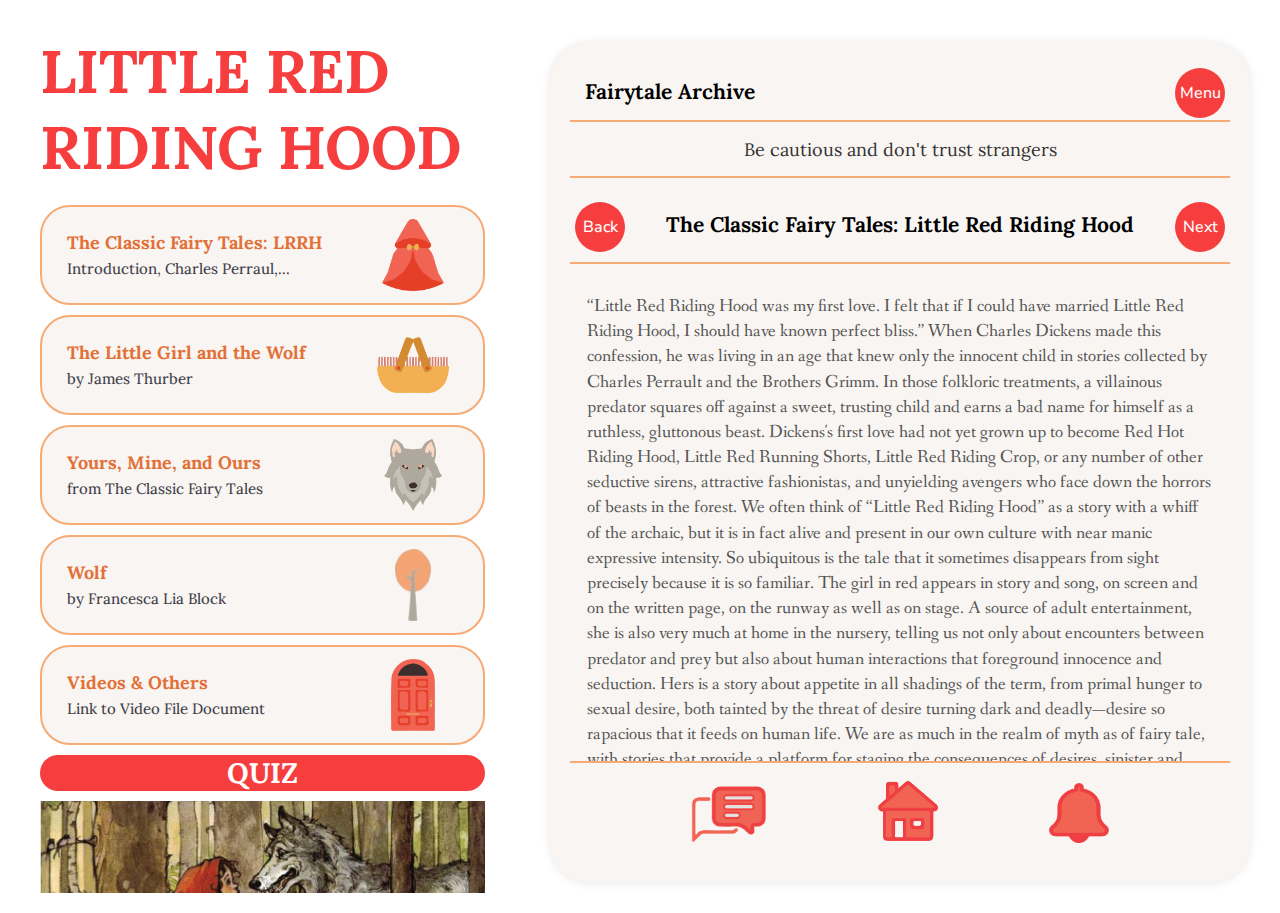
<file: index.html>
<!DOCTYPE html>
<html lang="en">
    <link rel="preconnect" href="https://fonts.googleapis.com">
    <link rel="preconnect" href="https://fonts.gstatic.com" crossorigin>
    <link href="https://fonts.googleapis.com/css2?family=Inter:ital,opsz,wght@0,14..32,100..900;1,14..32,100..900&family=Lora:ital,wght@0,400..700;1,400..700&family=Yuji+Mai&display=swap" rel="stylesheet">
    <link rel="preconnect" href="https://fonts.googleapis.com">
    <link rel="preconnect" href="https://fonts.gstatic.com" crossorigin>
    <link href="https://fonts.googleapis.com/css2?family=Fanwood+Text:ital@0;1&family=Inter:ital,opsz,wght@0,14..32,100..900;1,14..32,100..900&family=Lora:ital,wght@0,400..700;1,400..700&family=Merriweather:ital,wght@0,300;0,400;0,700;0,900;1,300;1,400;1,700;1,900&family=Yuji+Mai&display=swap" rel="stylesheet">
    <link rel="preconnect" href="https://fonts.googleapis.com">
<link rel="preconnect" href="https://fonts.gstatic.com" crossorigin>
<link href="https://fonts.googleapis.com/css2?family=Fanwood+Text:ital@0;1&family=Inter:ital,opsz,wght@0,14..32,100..900;1,14..32,100..900&family=Lora:ital,wght@0,400..700;1,400..700&family=Merriweather:ital,wght@0,300;0,400;0,700;0,900;1,300;1,400;1,700;1,900&family=Nunito+Sans:ital,opsz,wght@0,6..12,200..1000;1,6..12,200..1000&family=Yuji+Mai&display=swap" rel="stylesheet">
<head>
    <meta charset="UTF-8">
    <meta name="viewport" content="width=device-width, initial-scale=1.0">
    <title>Little Red Riding Hood</title>
    <link rel="stylesheet" href="styles.css">
</head>

<body>

    <div class="containerr">
        <nav class="subtitless">
            <h2 class="subtitles-content">Little Red Riding Hood</h2>
            <nav class="subtitles">


                <a class="subtitle" href="index.html" style="background-color:#f9f5f2">
                    <div class="content">
                        <h3>The Classic Fairy Tales: LRRH </h3>
                        <p>Introduction, Charles Perraul,...</p>
                    </div>
                    <div class="square-box">
                        <img src="LR1.png" alt="Little Red Riding Hood">
                    </div>
                </a>

                <a class="subtitle" href="LRRH2.html" style="background-color: #f9f5f2;">
                    <div class="content">
                        <h3>The Little Girl and the Wolf</h3>
                        <p>by James Thurber</p>
                    </div>
                    <div class="square-box">
                        <img src="LR2.png" alt="Little Red Riding Hood">
                    </div>
                </a>

                <a class="subtitle" href="LRRH3.html" style="background-color: #f9f5f2;">
                    <div class="content">
                        <h3>Yours, Mine, and Ours</h3>
                        <p>from The Classic Fairy Tales
                        </p>
                    </div>
                    <div class="square-box">
                        <img src="LR3.png" alt="Little Red Riding Hood">
                    </div>
                </a>

                <a class="subtitle" href="LRRH4.html" style="background-color: #f9f5f2;">
                    <div class="content">
                        <h3>Wolf</h3>
                        <p>by Francesca Lia Block
                        </p>
                    </div>
                    <div class="square-box">
                        <img src="LR4.png" alt="Little Red Riding Hood">
                    </div>
                </a>

                <a class="subtitle" href="LRRH5.html" style="background-color: #f9f5f2;">
                    <div class="content">
                        <h3>Videos & Others</h3>
                        <p>Link to Video File Document
                        </p>
                    </div>
                    <div class="square-box">
                        <img src="LR5.png" alt="Little Red Riding Hood">
                    </div>
                </a>

                <a class="subtitlequiz" href="LRRHquiz.html" style="background-color: #f73e3e;">
                    <h3>QUIZ</h3>
                </a>
                <img src="LRRH.BGG.png">

            </nav>
        </nav>

        <article>
            <!-- Section 1 -->
            <section class="section-one">
                <h2>Fairytale Archive</h2>
               <button class="circle-button top-right menu-button">Menu</button> 
            </section>

            <!-- Menu Button List -->
            <div id="menu-list" class="list">
                <div class="list-content">
                    <div class="list-header">Fairy Tales</div>
                    <ul style="list-style: none; padding: 0; font-size: 18px;">
                        <li><a href="https://minnielee.github.io/Cinderella/" target="_blank">Cinderella</a></li>
                        <li><a href="https://minnielee.github.io/Sleeping-Beauty/" target="_blank">Sleeping Beauty</a></li>
                        <li><a href="https://minnielee.github.io/Bluebeard/" target="_blank">Bluebeard</a></li>
                    </ul>
                    <div>
                        <button class="close-button">Close</button>
                    </div>
                </div>
            </div>

            <!-- Section 2 -->
            <section class="section-two">
                <p class="center-text">Be cautious and don't trust strangers</p>
            </section>

            <!-- Section 3 -->
            <section class="section-three">
                <button class="circle-button top-left">Back</button>
                <button class="circle-button top-right next-button">Next</button>
                <h3 class="middle-title">The Classic Fairy Tales: Little Red Riding Hood</h3>
            </section>

            <!-- Scrollable Section -->
            <section class="section-readings">
                <p>
                    “Little Red Riding Hood was my first love. I felt that if I could have married Little Red
                    Riding Hood, I should have known perfect bliss.” When Charles Dickens made this
                    confession, he was living in an age that knew only the innocent child in stories collected
                    by Charles Perrault and the Brothers Grimm. In those folkloric treatments, a villainous
                    predator squares off against a sweet, trusting child and earns a bad name for himself
                    as a ruthless, gluttonous beast. Dickens's first love had not yet grown up to become Red
                    Hot Riding Hood, Little Red Running Shorts, Little Red Riding Crop, or any number of
                    other seductive sirens, attractive fashionistas, and unyielding avengers who face down
                    the horrors of beasts in the forest.

                    We often think of “Little Red Riding Hood” as a story with a whiff of the archaic, but
                    it is in fact alive and present in our own culture with near manic expressive intensity. So
                    ubiquitous is the tale that it sometimes disappears from sight precisely because it is so
                    familiar. The girl in red appears in story and song, on screen and on the written page, on
                    the runway as well as on stage. A source of adult entertainment, she is also very much
                    at home in the nursery, telling us not only about encounters between predator and prey
                    but also about human interactions that foreground innocence and seduction. Hers is a
                    story about appetite in all shadings of the term, from primal hunger to sexual desire,
                    both tainted by the threat of desire turning dark and deadly—desire so rapacious that it
                    feeds on human life. We are as much in the realm of myth as of fairy tale, with stories
                    that provide a platform for staging the consequences of desires, sinister and benign, in
                    their most vivid and extreme form.

                    “Little Red Riding Hood” most likely emerged as part of a storytelling culture that took
                    up the theme of predatory animals roaming the countryside in search of food. As Barbara
                    Ehrenreich tells us, “human storytelling ... grew out of encounters with real animal
                    predators and served as a means of fear management as well as a means to ready the
                    group for future encounters.” The earliest versions of “Little Red Riding Hood” featured.

                    “Little Red Riding Hood was my first love. I felt that if I could have married Little Red
                    Riding Hood, I should have known perfect bliss.” When Charles Dickens made this
                    confession, he was living in an age that knew only the innocent child in stories collected
                    by Charles Perrault and the Brothers Grimm. In those folkloric treatments, a villainous
                    predator squares off against a sweet, trusting child and earns a bad name for himself
                    as a ruthless, gluttonous beast. Dickens's first love had not yet grown up to become Red
                    Hot Riding Hood, Little Red Running Shorts, Little Red Riding Crop, or any number of
                    other seductive sirens, attractive fashionistas, and unyielding avengers who face down
                    the horrors of beasts in the forest.

                    We often think of “Little Red Riding Hood” as a story with a whiff of the archaic, but
                    it is in fact alive and present in our own culture with near manic expressive intensity. So
                    ubiquitous is the tale that it sometimes disappears from sight precisely because it is so
                    familiar. The girl in red appears in story and song, on screen and on the written page, on
                    the runway as well as on stage. A source of adult entertainment, she is also very much
                    at home in the nursery, telling us not only about encounters between predator and prey
                    but also about human interactions that foreground innocence and seduction. Hers is a
                    story about appetite in all shadings of the term, from primal hunger to sexual desire,
                    both tainted by the threat of desire turning dark and deadly—desire so rapacious that it
                    feeds on human life. We are as much in the realm of myth as of fairy tale, with stories
                    that provide a platform for staging the consequences of desires, sinister and benign, in
                    their most vivid and extreme form.

                    “Little Red Riding Hood” most likely emerged as part of a storytelling culture that took
                    up the theme of predatory animals roaming the countryside in search of food. As Barbara
                    Ehrenreich tells us, “human storytelling ... grew out of encounters with real animal
                    predators and served as a means of fear management as well as a means to ready the
                    group for future encounters.” The earliest versions of “Little Red Riding Hood” featured
                    wolves on the prowl, looking for nothing more than a tasty meal. It was only in the course of the
                    nineteenth century that the story bifurcated, taking two different paths in Anglo-American and
                    European cultures. It migrated directly into the nursery to become a story with a disciplinary edge
                    and all kinds of behavioral directives designed to teach the child outside the story lessons. At the
                    same time, in more subtle and dispersed ways, Little Red Riding Hood entered adult culture, where
                    she and a metaphorical wolf dance a tango of innocence and seduction, with a sultry Red Riding Hood
                    perfectly capable, over time, of playing the wolf.
                    The girl in red, now often positioned as a seductive innocent who stalks a monstrous predator as
                    much as she fears him, is no longer a willing victim. When the heroine of the popular 1990s TV
                    series Buffy the Vampire Slayer dresses up as Little Red Riding Hood for Halloween, she carries
                    weapons in her basket. Matthew Bright's Freeway (1996) takes us to the mean streets of southern
                    California, with an urban Red Riding Hood named Vanessa Lutz who sports a red leather jacket as she
                    tries to elude a host of predators, among them a pedophile serial killer named Bob Wolverton. In
                    David Slade's Hard Candy (2005), a fourteen-year-old girl in a hooded red sweatshirt, brilliantly
                    played by a sweet- looking Ellen Page, turns out to be not so innocent. She sets out to torture an
                    on-line sexual predator in ways that are nearly unimaginable. Joe Wright, the director of Hanna
                    (2011), reinvents Red Riding Hood as a genetically modified teenage assassin, who goes out for
                    target practice dressed in pelts. In the cabin where she lives with her father, she spends cold
                    Norwegian winter evenings reading the Grimms' fairy tales, pausing to reflect on “Little Red Riding
                    Hood."
                    The heroine's path to predator is not as unexpected as might seem at first blush. Fairy tales, as
                    folklorists and historians never tire of reminding us, have their roots in a peasant culture
                    relatively uninhibited in its expressive energy. For centuries, agricultural laborers and domestic
                    workers relied on the telling of tales to shorten the hours devoted to repetitive tasks, ranging
                    from hoeing and harvesting to spinning and sewing. Is it surprising that, in an age without radios,
                    televisions, and other electronic wonders, they favored fast-paced narratives with heavy doses of
                    burlesque humor, melodramatic action, scatological jokes, and free-wheeling violence?
                    The French folklorist Paul Delarue published a version of "Little Red Riding Hood" that was recorded
                    in Brittany in 1885 and part of a long-standing oral storytelling tradition that may have reached
                    back many decades and even several centuries. "The Story of Grandmother" (see here), as he called
                    the tale, recounts a girl's trip to her grandmother's house and her encounter with a wolf. But the
                    resemblance to the Little Red Riding Hood story we know today ends there. This Gallic heroine
                    escapes falling victim to the wolf and instead joins the ranks of trickster figures. After arriving
                    at grandmother's house and unwittingly eating "meat" and drinking "wine" that is in fact the flesh
                    and blood of granny, the girl removes her articles of clothing, one by one, performing a striptease
                    before the wolf. She climbs into bed with the beast, but it soon dawns on her that she is in danger.
                    No dimwit, she escapes by pleading with the wolf for the chance to go outdoors and relieve herself,
                    and once released, she races back home.
                    Although "The Story of Grandmother" did not make it into print until nearly two centuries after
                    Perrault wrote down his version of the story, it is presumably more faithful to oral traditions than
                    Perrault's "Little Red Cap." After all, the folklorist who recorded it was not invested in producing
                    a book that would end up in the nurseries of aristocratic families. Instead he worked hard to set
                    down the words of his informant, who may have gotten some parts of the story wrong (as each teller
                    does) but who managed to capture the spirit of narratives that were part of an adult storytelling
                    tradition.
                    The heroine in "The Story of Grandmother" is, as Jack Zipes points out, "forthright, brave, and
                    shrewd."4 She is an expert at summoning courage and using her wits to escape danger. Perrault
                    changed all that when he put her story between the covers of a book and eliminated vulgarities,
                    coarse turns of phrase, and unmotivated plot elements. Gone are the references to bodily functions,
                    the racy double entendres, and the gaps in narrative logic. As Delarue points out, Perrault removed
                    elements that would have shocked and startled potential buyers of a volume that pictured a woman who
                    appears to be a domestic servant, holding a spindle and seated before a fireside, with three
                    well-dressed, attentive children surrounding her. Scenes of barbaric behavior (the girl eats
                    granny's flesh and drinks her blood) and deep impropriety (the girl asks granny about her hairy body
                    and big nostrils) no doubt discouraged parents from reading these "tales from times past" to their
                    children, even when they included "morals."
                    Perrault worked hard to craft a tale that excised the ribald grotesqueries of the oral narrative and
                    rescripted the events to accommodate a rational moral economy. His Little Red Riding Hood has no
                    idea that it is "dangerous to stop and listen to wolves" (see here). She also has a frivolous
                    streak, stopping in the woods to have a "good time" as she gathers nuts, chases butterflies, and
                    picks flowers. And, of course, she is not as savvy as James Thurber's "little girl," who knows that
                    "a wolf doesn't look any more like your grandmother than the Metro-Goldwyn lion looks like Calvin
                    Coolidge," and shoots the wolf dead with an "automatic."a To drive home the point that the tale is
                    on a mission to modify behavior, the story ends with the following lesson:

                    From this story one learns that children, Especially young girls, Pretty, well-bred, and genteel,
                    Are wrong to listen to just anyone. And it's not at all strange, If a wolf ends up eating them.

                    Little Red Riding Hood's failure to fight back or to resist in any way led the psychoanalytically
                    oriented Bruno Bettelheim to declare that the girl must be "stupid or wants to be seduced." In his
                    view, Perrault transformed a "naive attractive young girl, who is induced to neglect mother's
                    warnings and enjoy herself in what she consciously believes to be innocent ways, into nothing but a
                    fallen woman."f "Fallen woman" seems something of a stretch, but Little Red Riding Hood is no longer
                    a trickster who survives through her powers of improvisation. Instead of succumbing to a rapacious
                    beast in the woods, Little Red Riding Hood falls victim to one of those "tame wolves" who are "the
                    most dangerous of all." It may be true that peasant cultures figured the wolf as a beast of prey,
                    but folk raconteurs had probably already gleefully exploited the full range and play of the sexual
                    innuendos in the story.
                    
                    The Grimms' "Little Red Cap" (see here) erased all traces of the raw energy found in "The Story of
                    Grandmother" and placed the action in the service of teaching lessons to the child inside and
                    outside the story. Like many fairy tales, the Grimms' narrative begins by framing a prohibition, but
                    this tale has difficulty moving out of the regulatory mode. Little Red Cap's mother hands her
                    daughter cakes and wine for grandmother and proceeds to instruct her in the art of good behavior
                    with a barrage of imperatives: "[W]hen you're out in the woods, walk properly and don't stray from
                    the path. Otherwise you'll fall and break the glass, and then there'll be nothing for Grandmother.
                    And when you enter her room, don't forget to say good morning, and don't go peeping in all the
                    corners of the room" (see here). The Grimms' efforts to encode the story with lessons could hardly
                    be called successful. The lecture on manners embedded in the narrative is not only alien to the
                    spirit of fairy tales—which are so plot driven that they rarely traffic in the kind of disciplinary
                    precision on display here—but also misfires in its lack of logic. The bottle never breaks even
                    though Red Cap strays from the path, and the straying takes place only after the wolf has already
                    spotted his prey.
                    
                    What we discover in new versions of the tale is a form of repetition compulsion on steroids. The
                    Brothers Grimm show us a Little Red Riding Hood who has internalized the lesson she has been taught,
                    and at the end of her story she declares: "Never again will you stray from the path and go into the
                    woods, when mother has forbidden it" (see here). Pick up any one of the dozens of versions of
                    "Little Red Riding Hood" available in child-friendly picture books today, and you will find that the
                    girl invariably states that lesson, not only for her own benefit but also for the sake of the child
                    outside the book. Even the versions that use humor and whimsy end up giving us the same old story,
                    as if staying on the path would somehow have saved the girl from the predator in the woods. Never
                    mind that the lesson itself is one that we probably don't want to transmit to children today. As
                    Neil Gaiman writes in The Ocean at the End of the Lane: "Children ... use back ways and hidden
                    paths, adults take roads and official paths."' Straying from the path is actually a good thing
                    today, yet we persist in condemning it in a story that nearly everyone hears—in one version or
                    another—as a child.
                    
                    The multiforms of "Little Red Riding Hood" are not all cautionary. But the ones we tell to children
                    all point to a moral, resisting the notion that the tale might engage with a range of cultural
                    binaries: the predator-prey relationship, the nature-culture divide, or the fraught tension between
                    innocence and seduction. And the cautionary version of "Little Red Riding Hood" inevitably gives us
                    a tableau of violence intended to drive home a lesson about the consequences of disobedience and
                    transgression. Worse yet, the girl is faulted for her love of beauty. Bettelheim famously condemned
                    the Grimms' Little Red Cap as beset by the "pleasure-seeking id," a girl seduced by the beauty of
                    the flowers that line the path she takes to granny's home.
                    
                    The folly of trying to derive a clear moral message from "Little Red Riding Hood" in any of its
                    versions becomes evident from Eric Berne's rendition of a Martian's reaction to the tale:
                    What kind of a mother sends a little girl into the forest where there are wolves? Why didn't her
                    mother do it herself, or go along with LRRH? If grandmother was so helpless, why did mother leave
                    her all by herself in a but far away? But if LRRH had to go, how come her mother had never warned
                    her not to stop and talk to wolves? The story makes it clear that LRRH had never been told that this
                    was dangerous. No mother could really be that stupid, so it sounds as if her mother didn't care much
                    what happened to LRRH, or maybe even wanted to get rid of her. No little girl is that stupid either.
                    How could LRRH look at the wolf's eyes, ears, hands, and teeth and still think it was grandmother?
                    Why didn't she get out of there as fast as she could?
                    
                    By analyzing the rhetoric of the story and showing how it subverts the very terms it establishes,
                    Berne performs a kind of protodeconstructive analysis that challenges the notion of a
                    straightforward moral message in "Little Red Riding Hood." For Perrault and the Brothers Grimm, the
                    story itself never stood in the way of a message. Both their tales make the heroine responsible for
                    the violence inflicted on her. By speaking to strangers (as Perrault has it) and by disobeying her
                    mother and straying from the path (as the Grimms tell it), the girl in red courts her own downfall.
                    For every act of violence that befalls heroes and heroines of fairy tales it is easy enough to
                    establish a cause by pointing to behavioral flaws. The aggression of the witch in "Hansel and
                    Gretel," for example, has been read as a consequence of the children's gluttony and greed. A chain
                    of events that might once have created burlesque, surreal effects can easily be restructured to
                    produce a morally edifying tale. The shift from violence in the service of slapstick to violence in
                    the service of a disciplinary regime may have added a moral backbone to fairy tales, but it rarely
                    curbed their uninhibited displays of violence. Nineteenth-century rescriptings of "Little Red Riding
                    Hood" are, in fact, among the most frightening, in large part because they tap into discursive
                    practices that rely on a pedagogy of fear to regulate behavior. A verse melodrama that appeared in
                    1862, for example, made Little Red Riding Hood responsible for her own death and for her
                    grandmother's demise:
                    phylogeny, with each child moving through the various phases through which humans passed as culture
                    emerged from nature.
                    
                    This unit features two versions of "The Wolf and the Seven Kids," one from Asia and one from Africa.
                    Some decades ago German folklorist and sinologist Wolfram Eberhard carried out fieldwork in the
                    Kuting section of the city of Taipei in Taiwan. He had no trouble coming up, while there, with 241
                    versions of a story he called "Grandaunt Tiger," a colossal number that reminds us that we rarely
                    have more than the tip of a very large iceberg when it comes to a folktale. Grandaunt Tiger is a
                    hybrid creature, half-human, half-beast, and she preys first on a mother, then on her two "nieces,"
                    devouring one but unable to outwit the other, who is as nimble and sharp-witted as the Gallic
                    heroine in the "Story of Grandmother." The version included here is a free translation of "The Tale
                    of the Tiger Woman," published in 1803 in an anthology of tales. It was recorded by Huang Chengzeng
                    at the end of the seventeenth or beginning of the eighteenth century.
                    
                    "Tselane and the Marimo" is a South African tale recorded in 1842 by two French missionaries, who,
                    as they stated in the preface to the account of their travels, hoped to "seek out unknown tribes, to
                    open up communication with their chiefs, to mark out plans suitable for missionary stations, to
                    extend the influence of Christianity and civilization."16 They also wished to give their readers
                    some instances of the "old wives' stories with which mothers put their little ones to sleep, and
                    inculcate betimes the first principles of Bechuana morality—that is submission to parental
                    authority, and dread of the Marimos." The story was translated into English by anthropologist James
                    G. Frazer, author of The Golden Bough, who published it in the British Folk-Lore Journal in 1888.
                    Everyone experiences the story of "Little Red Riding Hood" and "The Wolf and the Seven Kids" in
                    different ways. To illustrate how the tales have unpredictable effects—they have, after all, been
                    told in countless different ways—we can turn to any number of testimonials. Two, in particular,
                    illustrate wide-ranging differences in reception, with memories that touch radically different
                    points on an emotional spectrum, from comic to tragic. The writer Angela Carter recalled reading
                    Perrault's "Little Red Riding Hood" as a child: "My maternal grandmother used to say, lift up the
                    latch and walk in,' when she told it [to] me when I was a child; and at the conclusion when the wolf
                    jumps on Little Red Riding Hood and gobbles her up, my grandmother used to pretend to eat me, which
                    made me squeak and gibber with excited pleasure." Carter's grandmother, by impersonating the
                    grandmother-devouring wolf who was also impersonating grandmothers, turns the tables by turning on
                    her granddaughter, the girl who feasts on grandmother's flesh and blood in folk versions of the
                    tale. Carter's account of her experience with "Little Red Riding Hood" stages the tale as one about
                    intergenerational rivalry and love, yet it also reveals the degree to which the meaning of a tale is
                    generated through performance. The scene of reading or acting out a story can affect its reception
                    far more powerfully than the morals and timeless truths inserted into versions of the tale recorded
                    by Perrault, the Brothers Grimm, and others.
                    
                    Consider Luciano Pavarotti's childhood experience with "Little Red Riding Hood" and how markedly it
                    differs from Carter's. The renowned baritone heard the stories from his grandfather, who told
                    "violent, mysterious tales" that "enchanted" his listeners. "My favorite one," Pavarotti declared,
                    "was Little Red Riding Hood. I identified with Little Red Riding Hood. I had the same fears as she.
                    I didn't want her to die. I dreaded her death—or what we think death is. I waited anxiously for the
                    hunter to come."u Little Red Riding Hood's encounter with the wolf and her brush with death is no
                    longer burlesque, playful, or erotically charged. Instead, it has become the site of violence,
                    anxiety, melodrama, and mystery. The feeling of dread, coupled with a sense of enchantment, captures
                    the fascination with matters from which children are usually shielded. Pavarotti, like Dickens, is
                    enamored of Little Red Riding Hood, but his infatuation is driven by her ability to survive death,
                    to emerge whole from the belly of the wolf For centuries now, we have fallen for the girl in red,
                    even if and perhaps precisely because she is constantly shape-shifting, reflecting our own cultural
                    and personal anxieties and reminding us of who we are and how we came to be that way.

                </p>

            </section>

            <!-- Section 4 -->
            <section class="section-four">
                <img src="Commentts.png" alt="1" class="png-button memo-button">
                <a href="http://happilyeverarchive.com/"><img src="Homee.png" alt="2" class="png-button"></a>
                <img src="Notification.png" alt="3" class="png-button">
            </section>
        </article>

        <!-- Memo note-->
        <div id="memo-list" class="list">
            <div class="list-content">
                <div class="list-header">Memo</div>
                <textarea id="memo-textarea" placeholder="Write your memo here..."></textarea>
                <div>
                    <button class="close-button">Close</button>
                    <button id="save-memo-button">Save</button>
                </div>
            </div>
        </div>

    </div>

    </div>

    <script src="script.js"></script>
</body>

</html>
</file>
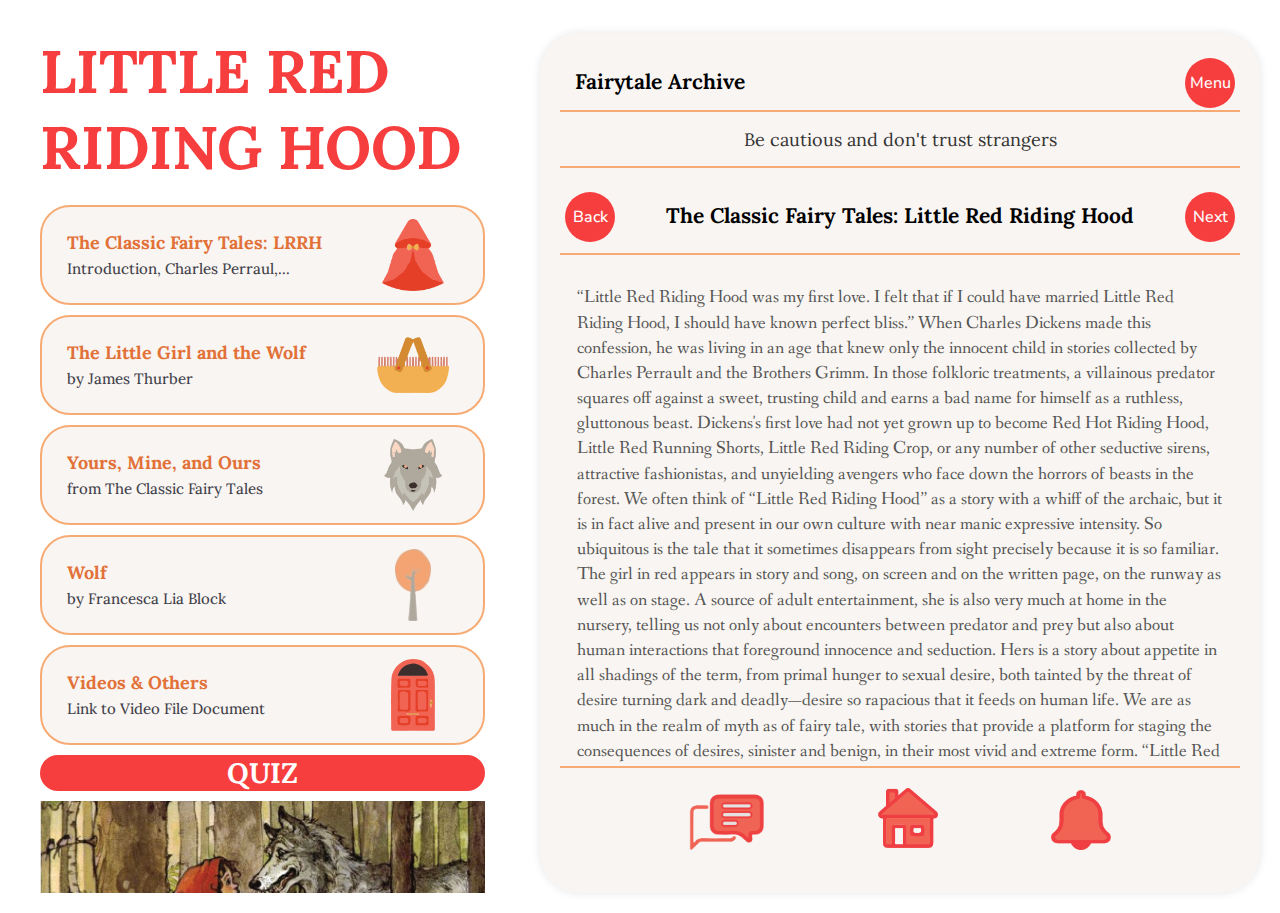
<file: LRRH.html>
<!DOCTYPE html>
<html lang="en">
    <link rel="preconnect" href="https://fonts.googleapis.com">
    <link rel="preconnect" href="https://fonts.gstatic.com" crossorigin>
    <link href="https://fonts.googleapis.com/css2?family=Inter:ital,opsz,wght@0,14..32,100..900;1,14..32,100..900&family=Lora:ital,wght@0,400..700;1,400..700&family=Yuji+Mai&display=swap" rel="stylesheet">
    <link rel="preconnect" href="https://fonts.googleapis.com">
    <link rel="preconnect" href="https://fonts.gstatic.com" crossorigin>
    <link href="https://fonts.googleapis.com/css2?family=Fanwood+Text:ital@0;1&family=Inter:ital,opsz,wght@0,14..32,100..900;1,14..32,100..900&family=Lora:ital,wght@0,400..700;1,400..700&family=Merriweather:ital,wght@0,300;0,400;0,700;0,900;1,300;1,400;1,700;1,900&family=Yuji+Mai&display=swap" rel="stylesheet">
    <link rel="preconnect" href="https://fonts.googleapis.com">
<link rel="preconnect" href="https://fonts.gstatic.com" crossorigin>
<link href="https://fonts.googleapis.com/css2?family=Fanwood+Text:ital@0;1&family=Inter:ital,opsz,wght@0,14..32,100..900;1,14..32,100..900&family=Lora:ital,wght@0,400..700;1,400..700&family=Merriweather:ital,wght@0,300;0,400;0,700;0,900;1,300;1,400;1,700;1,900&family=Nunito+Sans:ital,opsz,wght@0,6..12,200..1000;1,6..12,200..1000&family=Yuji+Mai&display=swap" rel="stylesheet">
<head>
    <meta charset="UTF-8">
    <meta name="viewport" content="width=device-width, initial-scale=1.0">
    <title>Little Red Riding Hood</title>
    <link rel="stylesheet" href="LRRH.css">
</head>

<body>

    <div class="containerr">
        <nav class="subtitless">
            <h2 class="subtitles-content">Little Red Riding Hood</h2>
            <nav class="subtitles">


                <a class="subtitle" href="LRRH.html" style="background-color:#f9f5f2">
                    <div class="content">
                        <h3>The Classic Fairy Tales: LRRH </h3>
                        <p>Introduction, Charles Perraul,...</p>
                    </div>
                    <div class="square-box">
                        <img src="LR1.png" alt="Little Red Riding Hood">
                    </div>
                </a>

                <a class="subtitle" href="LRRH2.html" style="background-color: #f9f5f2;">
                    <div class="content">
                        <h3>The Little Girl and the Wolf</h3>
                        <p>by James Thurber</p>
                    </div>
                    <div class="square-box">
                        <img src="LR2.png" alt="Little Red Riding Hood">
                    </div>
                </a>

                <a class="subtitle" href="LRRH3.html" style="background-color: #f9f5f2;">
                    <div class="content">
                        <h3>Yours, Mine, and Ours</h3>
                        <p>from The Classic Fairy Tales
                        </p>
                    </div>
                    <div class="square-box">
                        <img src="LR3.png" alt="Little Red Riding Hood">
                    </div>
                </a>

                <a class="subtitle" href="LRRH4.html" style="background-color: #f9f5f2;">
                    <div class="content">
                        <h3>Wolf</h3>
                        <p>by Francesca Lia Block
                        </p>
                    </div>
                    <div class="square-box">
                        <img src="LR4.png" alt="Little Red Riding Hood">
                    </div>
                </a>

                <a class="subtitle" href="LRRH5.html" style="background-color: #f9f5f2;">
                    <div class="content">
                        <h3>Videos & Others</h3>
                        <p>Link to Video File Document
                        </p>
                    </div>
                    <div class="square-box">
                        <img src="LR5.png" alt="Little Red Riding Hood">
                    </div>
                </a>

                <a class="subtitlequiz" href="LRRHquiz.html" style="background-color: #f73e3e;">
                    <h3>QUIZ</h3>
                </a>
                <img src="LRRH.BGG.png">

            </nav>
        </nav>

        <article>
            <!-- Section 1 -->
            <section class="section-one">
                <h2>Fairytale Archive</h2>
               <button class="circle-button top-right menu-button">Menu</button> 
            </section>

            <!-- Menu Button List -->
            <div id="menu-list" class="list">
                <div class="list-content">
                    <div class="list-header">Fairy Tales</div>
                    <ul style="list-style: none; padding: 0; font-size: 18px;">
                        <li><a href="Cinderella.html" target="_blank">Cinderella</a></li>
                        <li><a href="https://en.wikipedia.org/wiki/Sleeping_Beauty_(1959_film)" target="_blank">Sleeping
                                Beauty</a></li>
                        <li><a href="https://en.wikipedia.org/wiki/Bluebeard" target="_blank">Bluebeard</a></li>
                    </ul>
                    <div>
                        <button class="close-button">Close</button>
                    </div>
                </div>
            </div>

            <!-- Section 2 -->
            <section class="section-two">
                <p class="center-text">Be cautious and don't trust strangers</p>
            </section>

            <!-- Section 3 -->
            <section class="section-three">
                <button class="circle-button top-left">Back</button>
                <button class="circle-button top-right next-button">Next</button>
                <h3 class="middle-title">The Classic Fairy Tales: Little Red Riding Hood</h3>
            </section>

            <!-- Scrollable Section -->
            <section class="section-readings">
                <p>
                    “Little Red Riding Hood was my first love. I felt that if I could have married Little Red
                    Riding Hood, I should have known perfect bliss.” When Charles Dickens made this
                    confession, he was living in an age that knew only the innocent child in stories collected
                    by Charles Perrault and the Brothers Grimm. In those folkloric treatments, a villainous
                    predator squares off against a sweet, trusting child and earns a bad name for himself
                    as a ruthless, gluttonous beast. Dickens's first love had not yet grown up to become Red
                    Hot Riding Hood, Little Red Running Shorts, Little Red Riding Crop, or any number of
                    other seductive sirens, attractive fashionistas, and unyielding avengers who face down
                    the horrors of beasts in the forest.

                    We often think of “Little Red Riding Hood” as a story with a whiff of the archaic, but
                    it is in fact alive and present in our own culture with near manic expressive intensity. So
                    ubiquitous is the tale that it sometimes disappears from sight precisely because it is so
                    familiar. The girl in red appears in story and song, on screen and on the written page, on
                    the runway as well as on stage. A source of adult entertainment, she is also very much
                    at home in the nursery, telling us not only about encounters between predator and prey
                    but also about human interactions that foreground innocence and seduction. Hers is a
                    story about appetite in all shadings of the term, from primal hunger to sexual desire,
                    both tainted by the threat of desire turning dark and deadly—desire so rapacious that it
                    feeds on human life. We are as much in the realm of myth as of fairy tale, with stories
                    that provide a platform for staging the consequences of desires, sinister and benign, in
                    their most vivid and extreme form.

                    “Little Red Riding Hood” most likely emerged as part of a storytelling culture that took
                    up the theme of predatory animals roaming the countryside in search of food. As Barbara
                    Ehrenreich tells us, “human storytelling ... grew out of encounters with real animal
                    predators and served as a means of fear management as well as a means to ready the
                    group for future encounters.” The earliest versions of “Little Red Riding Hood” featured.

                    “Little Red Riding Hood was my first love. I felt that if I could have married Little Red
                    Riding Hood, I should have known perfect bliss.” When Charles Dickens made this
                    confession, he was living in an age that knew only the innocent child in stories collected
                    by Charles Perrault and the Brothers Grimm. In those folkloric treatments, a villainous
                    predator squares off against a sweet, trusting child and earns a bad name for himself
                    as a ruthless, gluttonous beast. Dickens's first love had not yet grown up to become Red
                    Hot Riding Hood, Little Red Running Shorts, Little Red Riding Crop, or any number of
                    other seductive sirens, attractive fashionistas, and unyielding avengers who face down
                    the horrors of beasts in the forest.

                    We often think of “Little Red Riding Hood” as a story with a whiff of the archaic, but
                    it is in fact alive and present in our own culture with near manic expressive intensity. So
                    ubiquitous is the tale that it sometimes disappears from sight precisely because it is so
                    familiar. The girl in red appears in story and song, on screen and on the written page, on
                    the runway as well as on stage. A source of adult entertainment, she is also very much
                    at home in the nursery, telling us not only about encounters between predator and prey
                    but also about human interactions that foreground innocence and seduction. Hers is a
                    story about appetite in all shadings of the term, from primal hunger to sexual desire,
                    both tainted by the threat of desire turning dark and deadly—desire so rapacious that it
                    feeds on human life. We are as much in the realm of myth as of fairy tale, with stories
                    that provide a platform for staging the consequences of desires, sinister and benign, in
                    their most vivid and extreme form.

                    “Little Red Riding Hood” most likely emerged as part of a storytelling culture that took
                    up the theme of predatory animals roaming the countryside in search of food. As Barbara
                    Ehrenreich tells us, “human storytelling ... grew out of encounters with real animal
                    predators and served as a means of fear management as well as a means to ready the
                    group for future encounters.” The earliest versions of “Little Red Riding Hood” featured
                    wolves on the prowl, looking for nothing more than a tasty meal. It was only in the course of the
                    nineteenth century that the story bifurcated, taking two different paths in Anglo-American and
                    European cultures. It migrated directly into the nursery to become a story with a disciplinary edge
                    and all kinds of behavioral directives designed to teach the child outside the story lessons. At the
                    same time, in more subtle and dispersed ways, Little Red Riding Hood entered adult culture, where
                    she and a metaphorical wolf dance a tango of innocence and seduction, with a sultry Red Riding Hood
                    perfectly capable, over time, of playing the wolf.
                    The girl in red, now often positioned as a seductive innocent who stalks a monstrous predator as
                    much as she fears him, is no longer a willing victim. When the heroine of the popular 1990s TV
                    series Buffy the Vampire Slayer dresses up as Little Red Riding Hood for Halloween, she carries
                    weapons in her basket. Matthew Bright's Freeway (1996) takes us to the mean streets of southern
                    California, with an urban Red Riding Hood named Vanessa Lutz who sports a red leather jacket as she
                    tries to elude a host of predators, among them a pedophile serial killer named Bob Wolverton. In
                    David Slade's Hard Candy (2005), a fourteen-year-old girl in a hooded red sweatshirt, brilliantly
                    played by a sweet- looking Ellen Page, turns out to be not so innocent. She sets out to torture an
                    on-line sexual predator in ways that are nearly unimaginable. Joe Wright, the director of Hanna
                    (2011), reinvents Red Riding Hood as a genetically modified teenage assassin, who goes out for
                    target practice dressed in pelts. In the cabin where she lives with her father, she spends cold
                    Norwegian winter evenings reading the Grimms' fairy tales, pausing to reflect on “Little Red Riding
                    Hood."
                    The heroine's path to predator is not as unexpected as might seem at first blush. Fairy tales, as
                    folklorists and historians never tire of reminding us, have their roots in a peasant culture
                    relatively uninhibited in its expressive energy. For centuries, agricultural laborers and domestic
                    workers relied on the telling of tales to shorten the hours devoted to repetitive tasks, ranging
                    from hoeing and harvesting to spinning and sewing. Is it surprising that, in an age without radios,
                    televisions, and other electronic wonders, they favored fast-paced narratives with heavy doses of
                    burlesque humor, melodramatic action, scatological jokes, and free-wheeling violence?
                    The French folklorist Paul Delarue published a version of "Little Red Riding Hood" that was recorded
                    in Brittany in 1885 and part of a long-standing oral storytelling tradition that may have reached
                    back many decades and even several centuries. "The Story of Grandmother" (see here), as he called
                    the tale, recounts a girl's trip to her grandmother's house and her encounter with a wolf. But the
                    resemblance to the Little Red Riding Hood story we know today ends there. This Gallic heroine
                    escapes falling victim to the wolf and instead joins the ranks of trickster figures. After arriving
                    at grandmother's house and unwittingly eating "meat" and drinking "wine" that is in fact the flesh
                    and blood of granny, the girl removes her articles of clothing, one by one, performing a striptease
                    before the wolf. She climbs into bed with the beast, but it soon dawns on her that she is in danger.
                    No dimwit, she escapes by pleading with the wolf for the chance to go outdoors and relieve herself,
                    and once released, she races back home.
                    Although "The Story of Grandmother" did not make it into print until nearly two centuries after
                    Perrault wrote down his version of the story, it is presumably more faithful to oral traditions than
                    Perrault's "Little Red Cap." After all, the folklorist who recorded it was not invested in producing
                    a book that would end up in the nurseries of aristocratic families. Instead he worked hard to set
                    down the words of his informant, who may have gotten some parts of the story wrong (as each teller
                    does) but who managed to capture the spirit of narratives that were part of an adult storytelling
                    tradition.
                    The heroine in "The Story of Grandmother" is, as Jack Zipes points out, "forthright, brave, and
                    shrewd."4 She is an expert at summoning courage and using her wits to escape danger. Perrault
                    changed all that when he put her story between the covers of a book and eliminated vulgarities,
                    coarse turns of phrase, and unmotivated plot elements. Gone are the references to bodily functions,
                    the racy double entendres, and the gaps in narrative logic. As Delarue points out, Perrault removed
                    elements that would have shocked and startled potential buyers of a volume that pictured a woman who
                    appears to be a domestic servant, holding a spindle and seated before a fireside, with three
                    well-dressed, attentive children surrounding her. Scenes of barbaric behavior (the girl eats
                    granny's flesh and drinks her blood) and deep impropriety (the girl asks granny about her hairy body
                    and big nostrils) no doubt discouraged parents from reading these "tales from times past" to their
                    children, even when they included "morals."
                    Perrault worked hard to craft a tale that excised the ribald grotesqueries of the oral narrative and
                    rescripted the events to accommodate a rational moral economy. His Little Red Riding Hood has no
                    idea that it is "dangerous to stop and listen to wolves" (see here). She also has a frivolous
                    streak, stopping in the woods to have a "good time" as she gathers nuts, chases butterflies, and
                    picks flowers. And, of course, she is not as savvy as James Thurber's "little girl," who knows that
                    "a wolf doesn't look any more like your grandmother than the Metro-Goldwyn lion looks like Calvin
                    Coolidge," and shoots the wolf dead with an "automatic."a To drive home the point that the tale is
                    on a mission to modify behavior, the story ends with the following lesson:

                    From this story one learns that children, Especially young girls, Pretty, well-bred, and genteel,
                    Are wrong to listen to just anyone. And it's not at all strange, If a wolf ends up eating them.

                    Little Red Riding Hood's failure to fight back or to resist in any way led the psychoanalytically
                    oriented Bruno Bettelheim to declare that the girl must be "stupid or wants to be seduced." In his
                    view, Perrault transformed a "naive attractive young girl, who is induced to neglect mother's
                    warnings and enjoy herself in what she consciously believes to be innocent ways, into nothing but a
                    fallen woman."f "Fallen woman" seems something of a stretch, but Little Red Riding Hood is no longer
                    a trickster who survives through her powers of improvisation. Instead of succumbing to a rapacious
                    beast in the woods, Little Red Riding Hood falls victim to one of those "tame wolves" who are "the
                    most dangerous of all." It may be true that peasant cultures figured the wolf as a beast of prey,
                    but folk raconteurs had probably already gleefully exploited the full range and play of the sexual
                    innuendos in the story.
                    
                    The Grimms' "Little Red Cap" (see here) erased all traces of the raw energy found in "The Story of
                    Grandmother" and placed the action in the service of teaching lessons to the child inside and
                    outside the story. Like many fairy tales, the Grimms' narrative begins by framing a prohibition, but
                    this tale has difficulty moving out of the regulatory mode. Little Red Cap's mother hands her
                    daughter cakes and wine for grandmother and proceeds to instruct her in the art of good behavior
                    with a barrage of imperatives: "[W]hen you're out in the woods, walk properly and don't stray from
                    the path. Otherwise you'll fall and break the glass, and then there'll be nothing for Grandmother.
                    And when you enter her room, don't forget to say good morning, and don't go peeping in all the
                    corners of the room" (see here). The Grimms' efforts to encode the story with lessons could hardly
                    be called successful. The lecture on manners embedded in the narrative is not only alien to the
                    spirit of fairy tales—which are so plot driven that they rarely traffic in the kind of disciplinary
                    precision on display here—but also misfires in its lack of logic. The bottle never breaks even
                    though Red Cap strays from the path, and the straying takes place only after the wolf has already
                    spotted his prey.
                    
                    What we discover in new versions of the tale is a form of repetition compulsion on steroids. The
                    Brothers Grimm show us a Little Red Riding Hood who has internalized the lesson she has been taught,
                    and at the end of her story she declares: "Never again will you stray from the path and go into the
                    woods, when mother has forbidden it" (see here). Pick up any one of the dozens of versions of
                    "Little Red Riding Hood" available in child-friendly picture books today, and you will find that the
                    girl invariably states that lesson, not only for her own benefit but also for the sake of the child
                    outside the book. Even the versions that use humor and whimsy end up giving us the same old story,
                    as if staying on the path would somehow have saved the girl from the predator in the woods. Never
                    mind that the lesson itself is one that we probably don't want to transmit to children today. As
                    Neil Gaiman writes in The Ocean at the End of the Lane: "Children ... use back ways and hidden
                    paths, adults take roads and official paths."' Straying from the path is actually a good thing
                    today, yet we persist in condemning it in a story that nearly everyone hears—in one version or
                    another—as a child.
                    
                    The multiforms of "Little Red Riding Hood" are not all cautionary. But the ones we tell to children
                    all point to a moral, resisting the notion that the tale might engage with a range of cultural
                    binaries: the predator-prey relationship, the nature-culture divide, or the fraught tension between
                    innocence and seduction. And the cautionary version of "Little Red Riding Hood" inevitably gives us
                    a tableau of violence intended to drive home a lesson about the consequences of disobedience and
                    transgression. Worse yet, the girl is faulted for her love of beauty. Bettelheim famously condemned
                    the Grimms' Little Red Cap as beset by the "pleasure-seeking id," a girl seduced by the beauty of
                    the flowers that line the path she takes to granny's home.
                    
                    The folly of trying to derive a clear moral message from "Little Red Riding Hood" in any of its
                    versions becomes evident from Eric Berne's rendition of a Martian's reaction to the tale:
                    What kind of a mother sends a little girl into the forest where there are wolves? Why didn't her
                    mother do it herself, or go along with LRRH? If grandmother was so helpless, why did mother leave
                    her all by herself in a but far away? But if LRRH had to go, how come her mother had never warned
                    her not to stop and talk to wolves? The story makes it clear that LRRH had never been told that this
                    was dangerous. No mother could really be that stupid, so it sounds as if her mother didn't care much
                    what happened to LRRH, or maybe even wanted to get rid of her. No little girl is that stupid either.
                    How could LRRH look at the wolf's eyes, ears, hands, and teeth and still think it was grandmother?
                    Why didn't she get out of there as fast as she could?
                    
                    By analyzing the rhetoric of the story and showing how it subverts the very terms it establishes,
                    Berne performs a kind of protodeconstructive analysis that challenges the notion of a
                    straightforward moral message in "Little Red Riding Hood." For Perrault and the Brothers Grimm, the
                    story itself never stood in the way of a message. Both their tales make the heroine responsible for
                    the violence inflicted on her. By speaking to strangers (as Perrault has it) and by disobeying her
                    mother and straying from the path (as the Grimms tell it), the girl in red courts her own downfall.
                    For every act of violence that befalls heroes and heroines of fairy tales it is easy enough to
                    establish a cause by pointing to behavioral flaws. The aggression of the witch in "Hansel and
                    Gretel," for example, has been read as a consequence of the children's gluttony and greed. A chain
                    of events that might once have created burlesque, surreal effects can easily be restructured to
                    produce a morally edifying tale. The shift from violence in the service of slapstick to violence in
                    the service of a disciplinary regime may have added a moral backbone to fairy tales, but it rarely
                    curbed their uninhibited displays of violence. Nineteenth-century rescriptings of "Little Red Riding
                    Hood" are, in fact, among the most frightening, in large part because they tap into discursive
                    practices that rely on a pedagogy of fear to regulate behavior. A verse melodrama that appeared in
                    1862, for example, made Little Red Riding Hood responsible for her own death and for her
                    grandmother's demise:
                    phylogeny, with each child moving through the various phases through which humans passed as culture
                    emerged from nature.
                    
                    This unit features two versions of "The Wolf and the Seven Kids," one from Asia and one from Africa.
                    Some decades ago German folklorist and sinologist Wolfram Eberhard carried out fieldwork in the
                    Kuting section of the city of Taipei in Taiwan. He had no trouble coming up, while there, with 241
                    versions of a story he called "Grandaunt Tiger," a colossal number that reminds us that we rarely
                    have more than the tip of a very large iceberg when it comes to a folktale. Grandaunt Tiger is a
                    hybrid creature, half-human, half-beast, and she preys first on a mother, then on her two "nieces,"
                    devouring one but unable to outwit the other, who is as nimble and sharp-witted as the Gallic
                    heroine in the "Story of Grandmother." The version included here is a free translation of "The Tale
                    of the Tiger Woman," published in 1803 in an anthology of tales. It was recorded by Huang Chengzeng
                    at the end of the seventeenth or beginning of the eighteenth century.
                    
                    "Tselane and the Marimo" is a South African tale recorded in 1842 by two French missionaries, who,
                    as they stated in the preface to the account of their travels, hoped to "seek out unknown tribes, to
                    open up communication with their chiefs, to mark out plans suitable for missionary stations, to
                    extend the influence of Christianity and civilization."16 They also wished to give their readers
                    some instances of the "old wives' stories with which mothers put their little ones to sleep, and
                    inculcate betimes the first principles of Bechuana morality—that is submission to parental
                    authority, and dread of the Marimos." The story was translated into English by anthropologist James
                    G. Frazer, author of The Golden Bough, who published it in the British Folk-Lore Journal in 1888.
                    Everyone experiences the story of "Little Red Riding Hood" and "The Wolf and the Seven Kids" in
                    different ways. To illustrate how the tales have unpredictable effects—they have, after all, been
                    told in countless different ways—we can turn to any number of testimonials. Two, in particular,
                    illustrate wide-ranging differences in reception, with memories that touch radically different
                    points on an emotional spectrum, from comic to tragic. The writer Angela Carter recalled reading
                    Perrault's "Little Red Riding Hood" as a child: "My maternal grandmother used to say, lift up the
                    latch and walk in,' when she told it [to] me when I was a child; and at the conclusion when the wolf
                    jumps on Little Red Riding Hood and gobbles her up, my grandmother used to pretend to eat me, which
                    made me squeak and gibber with excited pleasure." Carter's grandmother, by impersonating the
                    grandmother-devouring wolf who was also impersonating grandmothers, turns the tables by turning on
                    her granddaughter, the girl who feasts on grandmother's flesh and blood in folk versions of the
                    tale. Carter's account of her experience with "Little Red Riding Hood" stages the tale as one about
                    intergenerational rivalry and love, yet it also reveals the degree to which the meaning of a tale is
                    generated through performance. The scene of reading or acting out a story can affect its reception
                    far more powerfully than the morals and timeless truths inserted into versions of the tale recorded
                    by Perrault, the Brothers Grimm, and others.
                    
                    Consider Luciano Pavarotti's childhood experience with "Little Red Riding Hood" and how markedly it
                    differs from Carter's. The renowned baritone heard the stories from his grandfather, who told
                    "violent, mysterious tales" that "enchanted" his listeners. "My favorite one," Pavarotti declared,
                    "was Little Red Riding Hood. I identified with Little Red Riding Hood. I had the same fears as she.
                    I didn't want her to die. I dreaded her death—or what we think death is. I waited anxiously for the
                    hunter to come."u Little Red Riding Hood's encounter with the wolf and her brush with death is no
                    longer burlesque, playful, or erotically charged. Instead, it has become the site of violence,
                    anxiety, melodrama, and mystery. The feeling of dread, coupled with a sense of enchantment, captures
                    the fascination with matters from which children are usually shielded. Pavarotti, like Dickens, is
                    enamored of Little Red Riding Hood, but his infatuation is driven by her ability to survive death,
                    to emerge whole from the belly of the wolf For centuries now, we have fallen for the girl in red,
                    even if and perhaps precisely because she is constantly shape-shifting, reflecting our own cultural
                    and personal anxieties and reminding us of who we are and how we came to be that way.

                </p>

            </section>

            <!-- Section 4 -->
            <section class="section-four">
                <img src="Commentts.png" alt="1" class="png-button memo-button">
                <a href="/index.html"><img src="Homee.png" alt="2" class="png-button"></a>
                <img src="Notification.png" alt="3" class="png-button">
            </section>
        </article>

        <!-- Memo note-->
        <div id="memo-list" class="list">
            <div class="list-content">
                <div class="list-header">Memo</div>
                <textarea id="memo-textarea" placeholder="Write your memo here..."></textarea>
                <div>
                    <button class="close-button">Close</button>
                    <button id="save-memo-button">Save</button>
                </div>
            </div>
        </div>

    </div>

    </div>

    <script src="LRRH.js"></script>
</body>

</html>
</file>
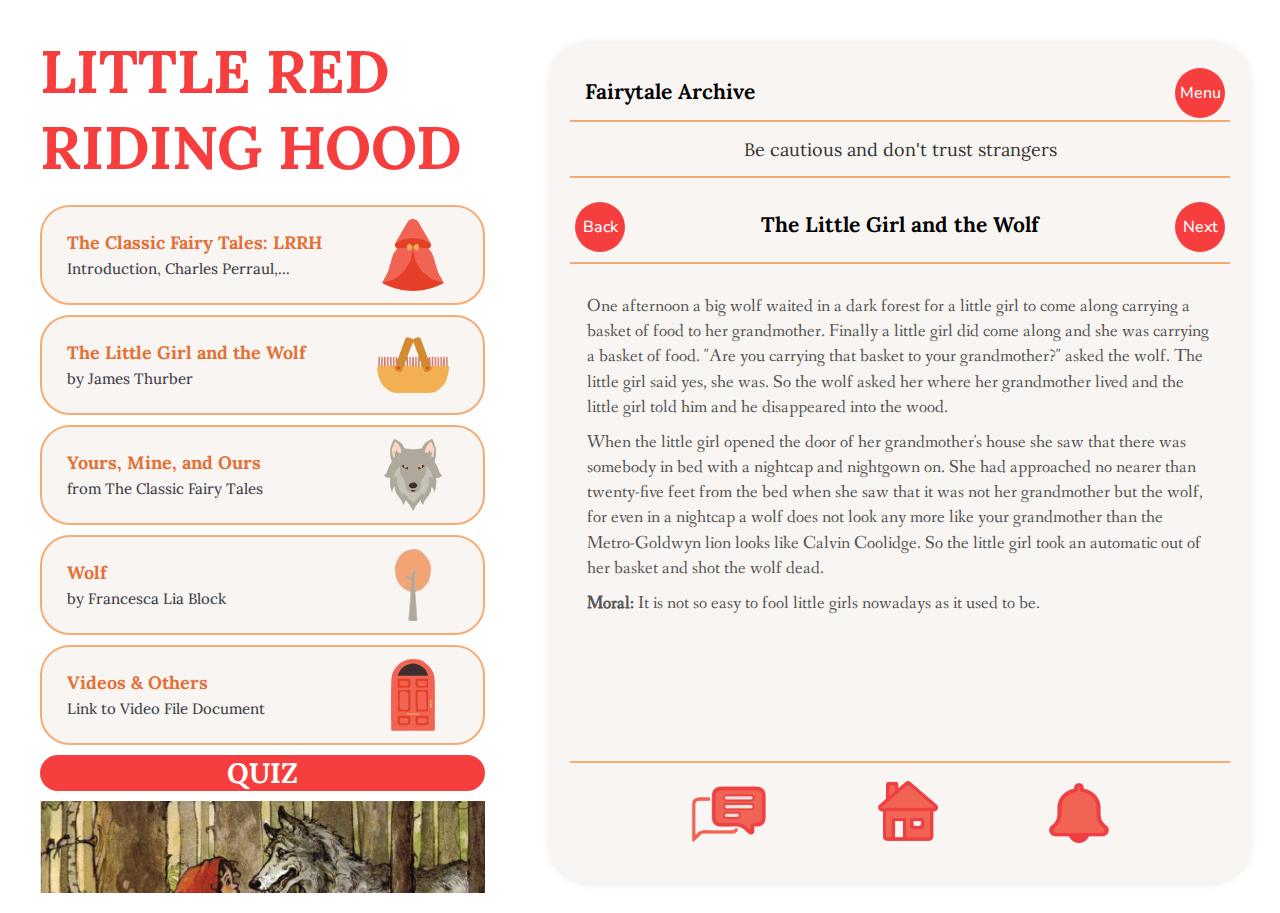
<file: LRRH2.html>
<!DOCTYPE html>
<html lang="en">
    <link rel="preconnect" href="https://fonts.googleapis.com">
    <link rel="preconnect" href="https://fonts.gstatic.com" crossorigin>
    <link href="https://fonts.googleapis.com/css2?family=Inter:ital,opsz,wght@0,14..32,100..900;1,14..32,100..900&family=Lora:ital,wght@0,400..700;1,400..700&family=Yuji+Mai&display=swap" rel="stylesheet">
    <link rel="preconnect" href="https://fonts.googleapis.com">
    <link rel="preconnect" href="https://fonts.gstatic.com" crossorigin>
    <link href="https://fonts.googleapis.com/css2?family=Fanwood+Text:ital@0;1&family=Inter:ital,opsz,wght@0,14..32,100..900;1,14..32,100..900&family=Lora:ital,wght@0,400..700;1,400..700&family=Merriweather:ital,wght@0,300;0,400;0,700;0,900;1,300;1,400;1,700;1,900&family=Yuji+Mai&display=swap" rel="stylesheet">
    <link rel="preconnect" href="https://fonts.googleapis.com">
<link rel="preconnect" href="https://fonts.gstatic.com" crossorigin>
<link href="https://fonts.googleapis.com/css2?family=Fanwood+Text:ital@0;1&family=Inter:ital,opsz,wght@0,14..32,100..900;1,14..32,100..900&family=Lora:ital,wght@0,400..700;1,400..700&family=Merriweather:ital,wght@0,300;0,400;0,700;0,900;1,300;1,400;1,700;1,900&family=Nunito+Sans:ital,opsz,wght@0,6..12,200..1000;1,6..12,200..1000&family=Yuji+Mai&display=swap" rel="stylesheet">
<head>
    <meta charset="UTF-8">
    <meta name="viewport" content="width=device-width, initial-scale=1.0">
    <title>Little Red Riding Hood</title>
    <link rel="stylesheet" href="styles.css">
</head>

<body>

    <div class="containerr">
        <nav class="subtitless">
            <h2 class="subtitles-content">Little Red Riding Hood</h2>
            <nav class="subtitles">


                <a class="subtitle" href="LRRH.html" style="background-color:#f9f5f2">
                    <div class="content">
                        <h3>The Classic Fairy Tales: LRRH </h3>
                        <p>Introduction, Charles Perraul,...</p>
                    </div>
                    <div class="square-box">
                        <img src="LR1.png" alt="Little Red Riding Hood">
                    </div>
                </a>

                <a class="subtitle" href="LRRH2.html" style="background-color: #f9f5f2;">
                    <div class="content">
                        <h3>The Little Girl and the Wolf</h3>
                        <p>by James Thurber</p>
                    </div>
                    <div class="square-box">
                        <img src="LR2.png" alt="Little Red Riding Hood">
                    </div>
                </a>

                <a class="subtitle" href="LRRH3.html" style="background-color: #f9f5f2;">
                    <div class="content">
                        <h3>Yours, Mine, and Ours</h3>
                        <p>from The Classic Fairy Tales
                        </p>
                    </div>
                    <div class="square-box">
                        <img src="LR3.png" alt="Little Red Riding Hood">
                    </div>
                </a>

                <a class="subtitle" href="LRRH4.html" style="background-color: #f9f5f2;">
                    <div class="content">
                        <h3>Wolf</h3>
                        <p>by Francesca Lia Block
                        </p>
                    </div>
                    <div class="square-box">
                        <img src="LR4.png" alt="Little Red Riding Hood">
                    </div>
                </a>

                <a class="subtitle" href="LRRH5.html" style="background-color: #f9f5f2;">
                    <div class="content">
                        <h3>Videos & Others</h3>
                        <p>Link to Video File Document
                        </p>
                    </div>
                    <div class="square-box">
                        <img src="LR5.png" alt="Little Red Riding Hood">
                    </div>
                </a>

                <a class="subtitlequiz" href="LRRHquiz.html" style="background-color: #f73e3e;">
                    <h3>QUIZ</h3>
                </a>
                <img src="LRRH.BGG.png">

            </nav>
        </nav>

        <article>
            <!-- Section 1 -->
            <section class="section-one">
                <h2>Fairytale Archive</h2>
               <button class="circle-button top-right menu-button">Menu</button> 
            </section>

            <!-- Menu Button List -->
            <div id="menu-list" class="list">
                <div class="list-content">
                    <div class="list-header">Fairy Tales</div>
                    <ul style="list-style: none; padding: 0; font-size: 18px;">
                        <li><a href="https://minnielee.github.io/Cinderella/" target="_blank">Cinderella</a></li>
                        <li><a href="https://minnielee.github.io/Sleeping-Beauty/" target="_blank">Sleeping Beauty</a></li>
                        <li><a href="https://minnielee.github.io/Bluebeard/" target="_blank">Bluebeard</a></li>
                    </ul>
                    <div>
                        <button class="close-button">Close</button>
                    </div>
                </div>
            </div>

            <!-- Section 2 -->
            <section class="section-two">
                <p class="center-text">Be cautious and don't trust strangers</p>
            </section>

            <!-- Section 3 -->
            <section class="section-three">
                <button class="circle-button top-left">Back</button>
                <button class="circle-button top-right next-button">Next</button>
                <h3 class="middle-title">The Little Girl and the Wolf</h3>
            </section>

            <!-- Scrollable Section -->
            <section class="section-readings">
                <div>
                <p>
                    One afternoon a big wolf waited in a dark forest for a little girl to come along carrying a basket of food to her grandmother. Finally a little girl did come along and she was carrying a basket of food. "Are you carrying that basket to your grandmother?" asked the wolf. The little girl said yes, she was. So the wolf asked her where her grandmother lived and the little girl told him and he disappeared into the wood.</p>

                    <p>When the little girl opened the door of her grandmother's house she saw that there was somebody in bed with a nightcap and nightgown on. She had approached no nearer than twenty-five feet from the bed when she saw that it was not her grandmother but the wolf, for even in a nightcap a wolf does not look any more like your grandmother than the Metro-Goldwyn lion looks like Calvin Coolidge. So the little girl took an automatic out of her basket and shot the wolf dead.</p>
                    
                        <p><strong>Moral:</strong> It is not so easy to fool little girls nowadays as it used to be.
                </p>
            </div>
            </section>

            <!-- Section 4 -->
            <section class="section-four">
                <img src="Commentts.png" alt="1" class="png-button memo-button">
                <a href="http://happilyeverarchive.com/"><img src="Homee.png" alt="2" class="png-button"></a>
                <img src="Notification.png" alt="3" class="png-button">
            </section>
        </article>

        <!-- Memo note-->
        <div id="memo-list" class="list">
            <div class="list-content">
                <div class="list-header">Memo</div>
                <textarea id="memo-textarea" placeholder="Write your memo here..."></textarea>
                <div>
                    <button class="close-button">Close</button>
                    <button id="save-memo-button">Save</button>
                </div>
            </div>
        </div>

    </div>

    </div>

    <script src="script.js"></script>
</body>

</html>
</file>
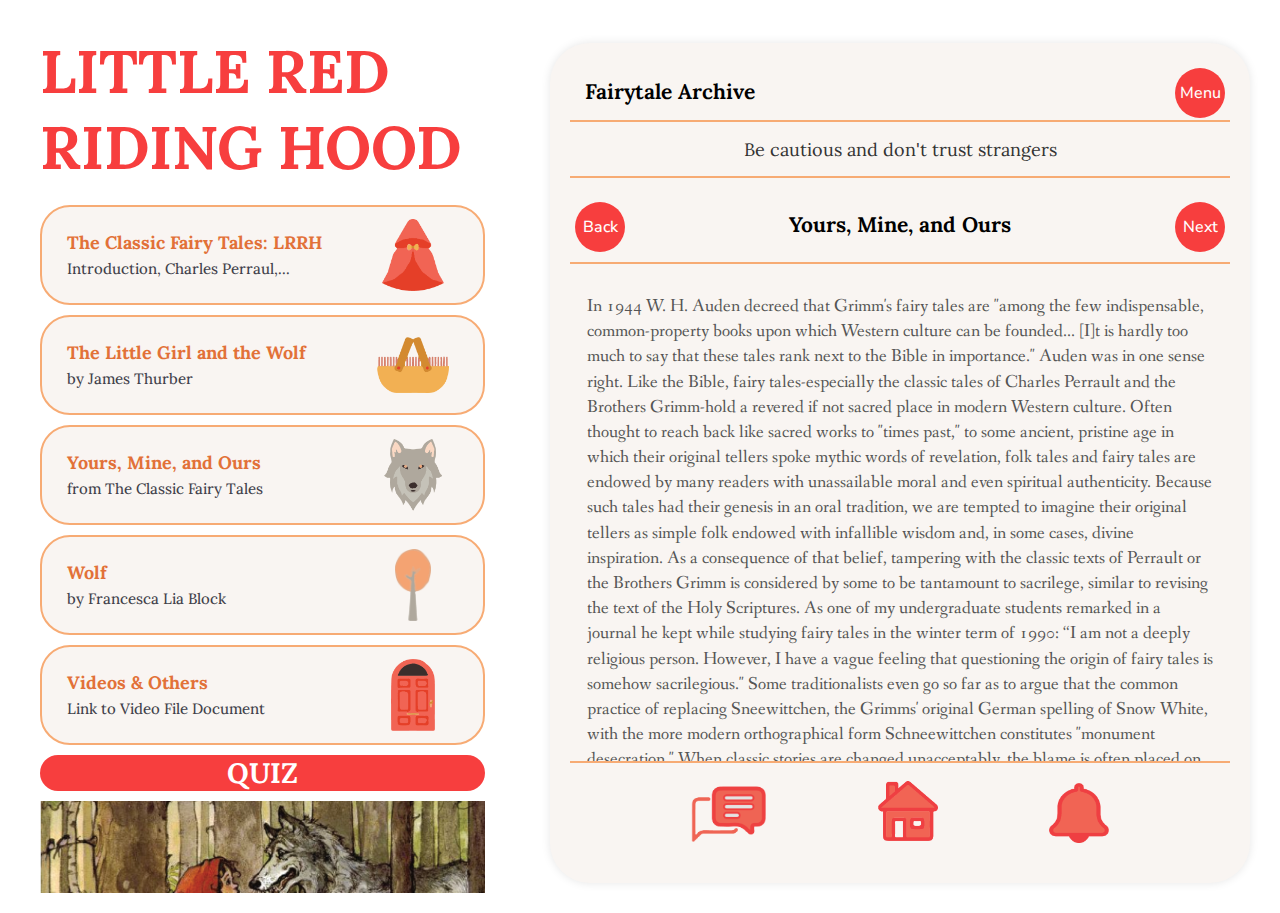
<file: LRRH3.html>
<!DOCTYPE html>
<html lang="en">
    <link rel="preconnect" href="https://fonts.googleapis.com">
    <link rel="preconnect" href="https://fonts.gstatic.com" crossorigin>
    <link href="https://fonts.googleapis.com/css2?family=Inter:ital,opsz,wght@0,14..32,100..900;1,14..32,100..900&family=Lora:ital,wght@0,400..700;1,400..700&family=Yuji+Mai&display=swap" rel="stylesheet">
    <link rel="preconnect" href="https://fonts.googleapis.com">
    <link rel="preconnect" href="https://fonts.gstatic.com" crossorigin>
    <link href="https://fonts.googleapis.com/css2?family=Fanwood+Text:ital@0;1&family=Inter:ital,opsz,wght@0,14..32,100..900;1,14..32,100..900&family=Lora:ital,wght@0,400..700;1,400..700&family=Merriweather:ital,wght@0,300;0,400;0,700;0,900;1,300;1,400;1,700;1,900&family=Yuji+Mai&display=swap" rel="stylesheet">
    <link rel="preconnect" href="https://fonts.googleapis.com">
<link rel="preconnect" href="https://fonts.gstatic.com" crossorigin>
<link href="https://fonts.googleapis.com/css2?family=Fanwood+Text:ital@0;1&family=Inter:ital,opsz,wght@0,14..32,100..900;1,14..32,100..900&family=Lora:ital,wght@0,400..700;1,400..700&family=Merriweather:ital,wght@0,300;0,400;0,700;0,900;1,300;1,400;1,700;1,900&family=Nunito+Sans:ital,opsz,wght@0,6..12,200..1000;1,6..12,200..1000&family=Yuji+Mai&display=swap" rel="stylesheet">
<head>
    <meta charset="UTF-8">
    <meta name="viewport" content="width=device-width, initial-scale=1.0">
    <title>Little Red Riding Hood</title>
    <link rel="stylesheet" href="styles.css">
</head>

<body>

    <div class="containerr">
        <nav class="subtitless">
            <h2 class="subtitles-content">Little Red Riding Hood</h2>
            <nav class="subtitles">


                <a class="subtitle" href="LRRH.html" style="background-color:#f9f5f2">
                    <div class="content">
                        <h3>The Classic Fairy Tales: LRRH </h3>
                        <p>Introduction, Charles Perraul,...</p>
                    </div>
                    <div class="square-box">
                        <img src="LR1.png" alt="Little Red Riding Hood">
                    </div>
                </a>

                <a class="subtitle" href="LRRH2.html" style="background-color: #f9f5f2;">
                    <div class="content">
                        <h3>The Little Girl and the Wolf</h3>
                        <p>by James Thurber</p>
                    </div>
                    <div class="square-box">
                        <img src="LR2.png" alt="Little Red Riding Hood">
                    </div>
                </a>

                <a class="subtitle" href="LRRH3.html" style="background-color: #f9f5f2;">
                    <div class="content">
                        <h3>Yours, Mine, and Ours</h3>
                        <p>from The Classic Fairy Tales
                        </p>
                    </div>
                    <div class="square-box">
                        <img src="LR3.png" alt="Little Red Riding Hood">
                    </div>
                </a>

                <a class="subtitle" href="LRRH4.html" style="background-color: #f9f5f2;">
                    <div class="content">
                        <h3>Wolf</h3>
                        <p>by Francesca Lia Block
                        </p>
                    </div>
                    <div class="square-box">
                        <img src="LR4.png" alt="Little Red Riding Hood">
                    </div>
                </a>

                <a class="subtitle" href="LRRH5.html" style="background-color: #f9f5f2;">
                    <div class="content">
                        <h3>Videos & Others</h3>
                        <p>Link to Video File Document
                        </p>
                    </div>
                    <div class="square-box">
                        <img src="LR5.png" alt="Little Red Riding Hood">
                    </div>
                </a>

                <a class="subtitlequiz" href="LRRHquiz.html" style="background-color: #f73e3e;">
                    <h3>QUIZ</h3>
                </a>
                <img src="LRRH.BGG.png">

            </nav>
        </nav>

        <article>
            <!-- Section 1 -->
            <section class="section-one">
                <h2>Fairytale Archive</h2>
               <button class="circle-button top-right menu-button">Menu</button> 
            </section>

            <!-- Menu Button List -->
            <div id="menu-list" class="list">
                <div class="list-content">
                    <div class="list-header">Fairy Tales</div>
                    <ul style="list-style: none; padding: 0; font-size: 18px;">
                        <li><a href="https://minnielee.github.io/Cinderella/" target="_blank">Cinderella</a></li>
                        <li><a href="https://minnielee.github.io/Sleeping-Beauty/" target="_blank">Sleeping Beauty</a></li>
                        <li><a href="https://minnielee.github.io/Bluebeard/" target="_blank">Bluebeard</a></li>
                    </ul>
                    <div>
                        <button class="close-button">Close</button>
                    </div>
                </div>
            </div>

            <!-- Section 2 -->
            <section class="section-two">
                <p class="center-text">Be cautious and don't trust strangers</p>
            </section>

            <!-- Section 3 -->
            <section class="section-three">
                <button class="circle-button top-left">Back</button>
                <button class="circle-button top-right next-button">Next</button>
                <h3 class="middle-title">Yours, Mine, and Ours</h3>
            </section>

            <!-- Scrollable Section -->
            <section class="section-readings">
                <p>
                    In 1944 W. H. Auden decreed that Grimm's fairy tales are "among the few indispensable,
                    common-property books upon which Western culture can be founded... [I]t is hardly too much to say
                    that these tales rank next to the Bible in importance."
                    Auden was in one sense right. Like the Bible, fairy tales-especially the classic tales of Charles
                    Perrault and the Brothers Grimm-hold a revered if not sacred place in modern Western culture. Often
                    thought to reach back like sacred works to "times past," to some ancient, pristine age in which
                    their original tellers spoke mythic words of revelation, folk tales and fairy tales are endowed by
                    many readers with unassailable moral and even spiritual authenticity.
                    Because such tales had their genesis in an oral tradition, we are tempted to imagine their original
                    tellers as simple folk endowed with infallible wisdom and, in some cases, divine inspiration. As a
                    consequence of that belief, tampering with the classic texts of Perrault or the Brothers Grimm is
                    considered by some to be tantamount to sacrilege, similar to revising the text of the Holy
                    Scriptures. As one of my undergraduate students remarked in a journal he kept while studying fairy
                    tales in the winter term of 1990: “I am not a deeply religious person. However, I have a vague
                    feeling that questioning the origin of fairy tales is somehow sacrilegious." Some traditionalists
                    even go so far as to argue that the common practice of replacing Sneewittchen, the Grimms' original
                    German spelling of Snow White, with the more modern orthographical form Schneewittchen constitutes
                    "monument desecration."
                    When classic stories are changed unacceptably, the blame is often placed on the
                    culture industry—publishers, advertisers, merchandisers, and even pedagogues who have capitalized on
                    the mass appeal of the traditional tales and emptied them of their original vigor and truth.
                    Disney's Americanized and romanticized fairy-tale movies, for example, have been severely criticized
                    for trivializing and betraying the original themes, thus enfeebling an important cultural
                    possession.3 As the civilized entrepreneur and creator of the fairy tale as consumer romance,4
                    Disney is the absolute antithesis of the mythic peasant or Ice Age storyteller, from whom we have
                    supposedly inherited this allegedly sacred possession.
                    While this religious or quasi-religious reverence is certainly appealing and even reassuring, it is
                    dangerously misleading. As an antidote to it, consider two of the twenty- four theses offered by the
                    German writer Wolfdietrich Schnurre in a piece he aptly entitled "Heretical Thoughts on the Treasury
                    of Fairy Tales." In a sardonic letter to the long deceased Brothers Grimm, Schnurre seeks to explain
                    why he thinks fairy tales have lost their value for us. "The primary guilt for the decline of the
                    fairy tale,” he claims, "rests with those who [originally] made them. They forgot to impress on them
                    the stamp of copyright.” In this case, not the culture industry, but the folk themselves are held
                    responsible for the fairy tale's bankruptcy. Ironically, the fairy tale's status as communal
                    property is proposed as the very cause of its neglect and demise. It is a fairy tale, Schnurre
                    asserts, to believe “that fairy tales are the property of the Volk—the people. Property is cared
                    for. The Volk,” he asserts, “has ruined fairy tales.”
                    These statements are heretical to established views that tell us not only why folktales are still
                    relevant but to whom they belong. However we might feel about the tales of the Brothers Grimm or
                    Perrault, Schnurre's provocative assertions raise intriguing questions about the reception and
                    cultural ownership of fairy tales. Who are the folk, that anonymous group we often view as the
                    originators and owners of the fairy tale? And if the tales do not belong to the folk, then to whom
                    do they belong? And, finally, why does the issue of ownership matter at all?
                    The Nationalistic View of Folklore
                    The concept of "the folk" is a slippery one. To some, the folk are an ethnic or national group
                    sharing common traditions, lore, and social or cultural traits. In general parlance, "the folk" are
                    the common folk, that is, the working or peasant classes. But as the Italian
                    folklorist Giuseppe Cocchiara has suggested, the identity of the folk transcends classes and "is the
                    expression of a certain vision of life, certain attitudes of the spirit, of thought, of culture, of
                    custom, of civilization, which appear with their own clearly delineated characteristics.”7 While
                    Cocchiara's definition avoids the class bias of earlier definitions, Alan Dundes excises the ethnic
                    and national emphasis by defining the folk as "any group of people whatsoever who share at least one
                    common factor."
                    However, for the Grimms and many early folklorists, it was the so-called common people who best
                    embodied a nation's folk life. It was their lore—including their folktales -that was to become the
                    reservoir and model of national character. As the product of the German folk, the tales were thought
                    to contain the scattered fragments of ancient Germanic myth, which—when collected—would provide the
                    German people with a magic mirror in which they could discern and thus reassert their national
                    identity. In this way, the Grimms' collection of folktales was conscripted into nationalistic
                    service and became a political weapon in the Grimms' intellectual resistance to the Napoleonic
                    occupation of their beloved Hessian homeland.
                    To define the folk in nationalistic terms establishes fairy tales as national property. They are
                    either yours, or they are mine. Following—and, it must be emphasized, grossly exaggerating—the
                    Grimms' nationalistic understanding of fairy tales, many Germans were only too ready to exercise
                    their right of ownership by advocating the Grimms' tales as a national primer, after 1871, for the
                    newly unified nation. In 1899, for instance, Carl Franke gave this explanation of the close link
                    between the Grimms' tales and the education of a nation:
                    To the spirit of German schoolchildren the tales have become what mother's milk is for their
                    bodies—the first nourishment for the spirit and the imagination. How German [are] Snow White, Little
                    Briar Rose, Little Red Cap, the seven dwarfs! Through such genuine German diet must the language and
                    spirit of the child gradually become more and more German....2
                    Given the Grimms' precedent and given the need of every new state to authenticate its self-image, we
                    can understand such remarks; just as we can understand the lamentable exploitation of the Grimms'
                    tales under National Socialism, which points up all too clearly the dangers inherent in viewing
                    fairy tales as the property of a single group or nation. But there is another, hidden danger in this nationalistic view. Ironically, the abuse of the
                    Grimms' tales by the culture industry of National Socialism has reinforced prejudice against the
                    Grimms' tales. So compelling was the German identification of Germanic folktales with national
                    identity that the Grimms' stories have very often been accepted as belonging uniquely to the
                    Germans. But instead of identifying favorable cultural traits in the tales, some readers have
                    discerned more ambiguous characteristics. In 1939, Vincent Brun accused the Germans of perverting
                    the fairy tale by exploiting its rude primitive instincts to educate and not to amuse children. By
                    the end of World War II, the German fairy tale had fallen into such disrepute that during the Allied
                    occupation of Germany fairy tales were viewed with serious suspicion and banned from the public
                    school curriculum. Evidently, Auden's reclamation of the Grimms' tales as common property in 1944
                    was not universally accepted; in 1947 T. J. Leonard let loose with his infamous attack on German
                    fairy tales, which he unequivocally condemned as relics of Germanic barbarism, and blamed for
                    promoting German nationalism and sadistic behavior among Germans. The reverberations of such attacks
                    on Germanic folktales and German national character can still be felt. In 1985, Siegfried Heyer
                    published an abridged German translation of Leonard's attack, and Jörg Becker, in response,
                    reflected on the enduring image of the “ugly German.” That the alleged connection between German
                    national character and fairy tales should occupy scholars forty years after the war is not
                    surprising given that Germans, as well as their former adversaries, have kept this essentially
                    postwar issue alive.
                    In 1978, Louis Snyder repeated the thesis he first put forth in the 1950s that the Grimms' tales,
                    having played a role in the development of modern German nationalism, emphasize "such social
                    characteristics as respect for order, belief in the desirability of obedience, subservience to
                    authority, respect for the leader and the hero, veneration of courage and the military spirit,
                    acceptance without protest of cruelty, violence, and atrocity, fear of and hatred for the outsider,
                    and virulent anti-Semitism."10 Readers like Snyder clearly relinquish title to the tales and deed
                    them back to their owners. The nationalism implicit in the message is clear: these tales are yours
                    (German), not mine (American).
                    Differentiating between tales belonging to different countries, and thus differentiating between the
                    countries themselves, has become standard practice. In his study of the French folktale during the
                    Old Regime, the historian Robert Darnton has insisted on the unique characteristics of the French
                    folktale that distinguish it from its German counterpart. Darnton summarizes the differences in this
                    way:
                    Where the French tales tend to be realistic, earthy, bawdy, and comical, the German [tales] veer off
                    toward the supernatural, the poetic, the exotic, and the violent. Of course, cultural differences
                    cannot be reduced to a formula-French craftiness versus German cruelty-but the comparisons make it
                    possible to identify the peculiar inflection that the French gave to their stories, and their way of
                    telling stories provides clues about their way of viewing the world.
                    Although Darnton tries to avoid stereotyping national character by adding a disclaimer and by
                    referring instead to differing world views, in the final analysis his implicit notion of fairy tales
                    as culturally defined property makes this difficult. However, he is at least aware of the danger of
                    idealizing the national ethos. In pointing to the similarity between the tales of French peasants
                    and those of Perrault, Darnton says that both groups of “tales communicated traits, values,
                    attitudes, and a way of construing the world that was peculiarly French. To insist upon their
                    Frenchness,” he notes, “is not to fall into romantic rhapsodizing about national spirit, but rather
                    to recognize the existence of distinct cultural styles, which set off the French ... from other
                    peoples identified at the time as German, Italian, and English."12 Perhaps it is easy for Darnton to
                    avoid rhapsodizing because he is not French. That is, the tales he discusses are “theirs,” not his.
                    Although the French are not immune to praising the unique nature of their national fairy tales, they
                    seem to be less dependent on the tales for the codification of their self- image than are the
                    Germans. France lacked—indeed, did not need-strong nationalistic voices such as those of the
                    Brothers Grimm, who set the German precedent for folktale worship. Moreover, because the French
                    enjoyed a strong literary heritage, they were perhaps more likely to find models of the national
                    ethos in their classical canon than in popular folk literature. After all, unlike the Grimms' tales,
                    Perrault's stories are usually considered not so much examples of the folk culture as part of the
                    elevated literary tradition of the Old Regime. Although Robert Darnton might find the French popular tale
                    characterized by the earthy and bawdy, Paul Hazard praises Perrault's fairy tales for their
                    expression of such typically French characteristics as logic, wit, and refined femininity.13 Fernand
                    Baldensperger, not without irony, has even observed that Perrault's fairies are charming Cartesian
                    fairies.
                    The pride the French take in their tales rarely gets more impassioned than this. Perhaps this also
                    has something to do with the influential essay on Perrault written by Sainte-Beuve in 1851, in which
                    he stressed not only the naivete and simplicity, but also the universal appeal of the French
                    stories.
                    Such a view draws on another interpretation of the folk that does not rely on national or ethnic
                    identity and consequently proposes an alternative ownership for the fairy tale. This view of the
                    folk is informed by a universalizing tendency that completely disregards social, historical, and
                    cultural factors. It is the view espoused in particular by psychoanalytic, archetypal, and
                    anthroposophical-spiritualist (Waldorf school) readers of fairy tales.16 It is best summed up in
                    this amazingly wrongheaded passage taken from the book Fairy Tales and Children by psychologist
                    Carl-Heinz Mallet:
                    Fairy Tales are popular poetry, for they originated and developed among the people [the folk]. They
                    were born in fusty spinning rooms. Simple people told them to simple people. No one else was
                    interested in these "old wives' tales." No superior authority, whether profane or ecclesiastic,
                    exerted any influence. Fairy tales developed outside the great world, beyond the centers of
                    political and cultural power. They absorbed nothing from these areas, no historical events, no
                    political facts, no cultural trends. They remained free of the moral views, behavioral standards,
                    and manners of the various epochs.... Human beings per se are the focal point of fairy tales, and
                    people are pretty much alike no matter when or where they have lived.
                    This is in striking contrast to the opinions discussed earlier in this chapter. Here the folk
                    constitute not a national group bound together by a common culture, but an ill- defined population
                    of idyllic innocents whose sole characteristic is simplicity. Rousseau is responsible for this
                    model. But both this mythical peasant and the ensuing notion of a fairy tale untouched by its social or historical context are ridiculous. Yet these are the very
                    premises upon which very influential and popular theories of the fairy tale have been built. Their
                    unfortunate success lies in their reassuring appeal to our humanity, to the soothing promise that
                    both human beings and values transcend time and space. In other words, as vessels of purportedly
                    universal human truths, fairy tales belong to us all. The classic example of this view is Bruno
                    Bettelheim, whose popular psychoanalytic interpretations of fairy tales by the Brothers Grimm and
                    Perrault have been widely and enthusiastically embraced.
                    Bettelheim's Psychoanalytic Interpretations of Fairy Tales
                    From Bettelheim's psychoanalytic perspective, fairy tales address "essential human problems" and
                    "have great psychological meaning.”18 Through fairy tales, Bettelheim argues, both children and
                    adults can find their way through life's existential dilemmas. Bettelheim can come to these
                    conclusions because he assumes that fairy tales transcend the specific time and place of their
                    origin and give us insight into "manifold truths ... which can guide our lives;... truth as valid
                    today as it was once upon a time."19 Thus, fairy tales, whether German or French, for example, would
                    seem to belong to us all, not simply by virtue of our sharing a common Western culture, but because
                    the fairy tale's transcendent nature addresses our common humanity. However, Bettelheim's point of
                    view is problematic because what he believes to be universal truths ultimately turn out to be the
                    values of nineteenth-century Europe.
                    The repressive moralizing inherent in Bettelheim's readings of fairy tales has been solidly
                    criticized before, but I mention the issue again here because his understanding of fairy tales
                    remains influential, especially among teachers and children's librarians who often rely on his work.
                    *** Jack Zipes's criticism of Bettelheim's "Use and Abuse of Folk and Fairy Tales with
                    Children,"20 in particular, deserves reading or rereading in light of the recent, sobering
                    allegations by one of Bettelheim's former patients at the Orthogenic School that the author of The
                    Uses of Enchantment was an authoritarian who physically and emotionally abused children in his
                    care.21 The values that Bettelheim views as timeless and common to us all frequently turn out to be
                    those of the authoritarian, patriarchal society in which he was raised.
                    Some of Bettelheim's influence has been mitigated by recent studies that reveal the
                    specific sociocultural roots of many tales and thus expose their historically determined values. In
                    fact, for the last fifteen years the Grimms' tales have been the center of considerable discussion
                    and controversy as a result of renewed interest in evidence that the Grimms did not give us
                    authentic, unaltered folktales transcribed from the mouths of simple people, but instead drew many
                    of their tales from highly educated informants or printed literary texts. That Wilhelm Grimm had
                    freely revised, edited, added to, and basically rewritten many of the classic tales to reflect his
                    own aesthetic and moral values renders the universal, transcendent view of these tales untenable.
                    ***
                    But the discrediting of theories has affected not only those who, like Bettelheim, believe in the
                    universal nature of fairy tales. The nationalists have had to confront the discovery that many of
                    the best known and most cherished of the Grimms' tales are not purely German. They are in many cases
                    of mixed origin. Some of the Grimms' most significant informants have turned out to be educated
                    bourgeois women from families of French Huguenots who had settled in Germany after the revocation of
                    the Edict of Nantes. Of course, to say that these oral sources spoke French and were familiar with
                    the tales of Perrault is not to say that what the Grimms have given us is a collection of French
                    tales. They did not. But it is enough to undermine the view that makes fairy tales the possession of
                    a single nationality.
                    We are left, however, with a question. If fairy tales are not the universal possession of an
                    all-encompassing, undifferentiated humanity, and if they are not the sole property of any single
                    national group, then to whom do fairy tales belong? This question can be best answered by turning
                    first to the question: Why does it matter at all to whom fairy tales belong?
                    The question of ownership is not an idle question. As we've seen, our specific views on the origin
                    and nature of fairy tales necessarily imply that we have, implicitly or explicitly, a specific
                    attitude toward their ownership. And these attitudes, in turn, have an impact on the reception of
                    fairy tales insofar as they determine how we both read and use fairy tales. The problem—indeed, the
                    danger—with both the nationalistic/ethnic and universal views of fairy tales is that they prescribe
                    forms of thought and behavior, and modes and models of humanity, that are meant to be normative.
                    That is, they stereotype us—either as members of a nationalistic or ethnic group, or as human beings defined by a
                    certain concept of what is or is not normal. This is why fairy tales have been so frequently
                    utilized by both nationalists and universalists in the socialization of children. In both cases,
                    fairy tales are supposed to depict or prescribe for us what is true, as well as what forms of
                    behavior are typical, normal, and acceptable. Whether we view them as yours and mine or as ours,
                    fairy tales—read from these perspectives—confine and limit us, narrowing our views of reality while
                    allegedly giving us greater insight into the other, into ourselves, or into humanity. From these
                    perspectives, fairy tales own us, we don't own them.
                    An important twist was added to the question of ownership with the proliferation of both printed
                    texts and copyright law in the nineteenth century. While folktales remain in the public domain
                    because of their anonymous origin in the oral tradition (which accounts in part for their popularity
                    among publishers), there has been a growing tendency to stress private ownership by individuals or
                    even corporations. This is evident in the way we speak about fairy tales. With deference to the
                    folk's public ownership of fairy tales, the Grimms claimed only to have collected the stories in
                    their famous edition. Yet we refer to them as "Grimms' fairy tales." Contemporary storytellers, who
                    work for a fee and are cautious about allowing audio or video recordings of their performances,
                    frequently talk of making a traditional folktale their own. Although this is in one sense an
                    artistic claim, the vocabulary of ownership clearly implies the expectation to control and profit
                    from the tale in question. When Disney called his animated fairy tales by his own name—Walt Disney's
                    Snow White and the Seven Dwarfs, Walt Disney's Sleeping Beauty, and so on- —he was not simply making
                    an artistic statement, but also laying claim to the tales in what would become their most widely
                    known, public versions. In 1989, when the Academy of Motion Picture Arts and Sciences used the
                    figure of Snow White in its televised award ceremonies, the Walt Disney Company filed a lawsuit
                    claiming "unauthorized use of its Snow White character," which the corporation felt had been treated
                    in an unflattering manner in the comical and mildly satirical sketch.23 When the Walt Disney Company
                    spent $1 million for the videocassette rights to the "Rocky and Bullwinkle” series—including the
                    "Fractured Fairy Tales" that sometimes parody the Disney versions and Walt Disney himself—its
                    corporate ownership and control of the fairy tale were extended to even the subversive fairy tale.24
                    If the Walt Disney Company cannot completely prevent unflattering parodies of its fairy-tale movies and their creator,
                    at least it will now be able to control and profit from their distribution.
                    The Disney case demonstrates that the question of ownership is important because it is ultimately a
                    question of control. So who owns fairy tales? To be blunt: I do. And you do. We can each claim fairy
                    tales for ourselves. Not as members of a national or ethnic folk group as French, German, or
                    American. Not as nameless faces in a sea of humanity. And not in the Disney model as legal copyright
                    holders. We claim fairy tales in every individual act of telling and reading. If we avoid reading
                    fairy tales as models of behavior and normalcy, they can become for us revolutionary documents that
                    encourage the development of personal autonomy.
                    As some revisionist writers and storytellers have already recognized, the removal of the fairy tale
                    from the service of nationalism and universalism requires the subversion of traditional tales. Thus
                    we find contemporary literary versions of “Little Red Riding Hood," for instance, that offer
                    alternative visions. In one version, by the Merseyside Fairy Story Collective, a young girl
                    overcomes her fear and slays the wolf who threatens her grandmother.25 In another, by Angela Carter,
                    a young woman, far from becoming the wolf's innocent victim, accepts her animal nature—her
                    sexuality—and actually leaves her family and village to join the company of wolves.26 In other
                    media, such as film, video, and music, attempts have also been made to reclaim the fairy tale. In
                    fact, Angela Carter's Red Riding Hood story, "The Company of Wolves," has itself been remade as a
                    movie.27 And some of the irreverent video adaptations in Shelley Duvall's Fairie Tale Theatre28 go a
                    long way toward offsetting the saccharine Disney model of the Consumer Romance. Even in popular
                    music the Disney claim on meaning has been challenged by authorized remakes of the songs from Walt
                    Disney's fairytale movies. Sinéad O'Connor's subtly ironic rendering of "Someday My Prince Will
                    Come," Betty Carter's sensual subversion of "I'm Wishing,” and Tom Waits's industrialized "Heigh Ho❞
                    give us the opportunity to reinterpret Disney and “his” tales for ourselves and our time.29
                    Discovering Individual Ownership of Fairy Tales
                    The opportunity to reclaim fairy tales is as crucial for children as it is for adults. But the right
                    to ownership of the tales may in some ways be more difficult for children to claim. After all,
                    teachers, librarians, parents, and powers in the culture industry exert
                    a certain control over the popular reception of fairy tales by determining to a great extent not
                    only the nature of the tales that are made accessible to children, but also the context of their
                    reception. A storyteller who buys into myths about the pristine origin of fairy tales assumes an
                    unearned mantle of authority and shrouds the stories not only in mystery but in error. A parent
                    under Bruno Bettelheim's spell uses time- bound tales to justify a timeless moral authority. And a
                    teacher concerned about the so- called crisis of cultural literacy will emphasize canonized
                    fairy-tale texts and treat them as sacred cultural artifacts. In each case, children's responses are
                    expected to conform to the external authority of the tales they read or hear. It is no accident that
                    parents and educators so often praise fairy tales because of their ability to enchant children.
                    Stripped of sentimentality, enchantment—that is, being spellbound and powerless-is also a curse. We
                    applaud the rescue of a Frog King or a Sleeping Beauty who is powerless to break the spell of a
                    malevolent force, but when a moralistic text "enchants" and has a child in its spell, we apparently
                    have that child exactly where we want her or him.
                    There are at least two ways in which children can be awakened from this form of enchantment and
                    helped to discover their individual ownership of fairy tales. First, teachers and parents can offer
                    children a wider variety of fairy tales than is usually proffered. Complementing the classic tales
                    and anthologies with newer or lesser-known stories and variants places the traditional tales in a
                    context that encourages diverse responses, questions, and significant comparisons—even among
                    elementary school children. When I read my own daughter the Grimms' "Little Red Riding Hood" and the
                    version of the Merseyside Fairy Story Collective, for example, she announced that she liked the
                    second version better "because the little girl was smarter.”
                    ***
                    Beyond presenting children with a variety of fairy tales, adults can also encourage the creative
                    reception of fairy tales. In other words, children can make fairy tales their own by creating and
                    re-creating their own versions. There is good evidence that given the opportunity, children will
                    take fairy tales into their own hands in any case. In his book on the Brothers Grimm, Jack Zipes has
                    recounted how fifth- and sixth-grade girls combined the character of Peter Pumpkin-Eater and the
                    story of Cinderella into a new tale that explicitly reflects their developing sexuality and
                    consciousness.And Kristin Wardetzky has shown how the storytelling of children in the former East Germany does not always
                    succumb to the dominant cultural models and re-creates the fairy tale in ways that express the
                    children's power over the genre.
                    At the end of his list of heresies Wolfdietrich Schnurre wonders, "Can the fairy tale be saved?" His
                    answer: "Perhaps. If specialists expose the roots of the tales and tell them in a way that is
                    thoroughly new and which expresses their essence." "Writers and professional storytellers
                    retelling tales and making them their own can indeed renew the fairy tale. But readers,
                    too—including children—can reread and reinterpret the tales in new ways. By experiencing a wide
                    variety of tales, they can view the stories of the classical canon in new context. By actively
                    selecting, discussing, enacting, illustrating, adapting, and retelling the tales they experience,
                    both adults and children can assert their own proprietary rights to meaning. It is no heresy to
                    re-appropriate the tales from either tradition or the culture industry. "They are not," as Auden
                    knew, "sacred texts."33 If the fairy tale needs saving and if we are to save it, then we need to
                    abandon the untenable views of its ownership that put us in its power. We must take possession of it
                    on our own terms. Saving the fairy tale in this way is nothing less than saving our very selves.
                 </p>

            </section>

            <!-- Section 4 -->
            <section class="section-four">
                <img src="Commentts.png" alt="1" class="png-button memo-button">
                <a href="http://happilyeverarchive.com/l"><img src="Homee.png" alt="2" class="png-button"></a>
                <img src="Notification.png" alt="3" class="png-button">
            </section>
        </article>

        <!-- Memo note-->
        <div id="memo-list" class="list">
            <div class="list-content">
                <div class="list-header">Memo</div>
                <textarea id="memo-textarea" placeholder="Write your memo here..."></textarea>
                <div>
                    <button class="close-button">Close</button>
                    <button id="save-memo-button">Save</button>
                </div>
            </div>
        </div>

    </div>

    </div>

    <script src="script.js"></script>
</body>

</html>
</file>
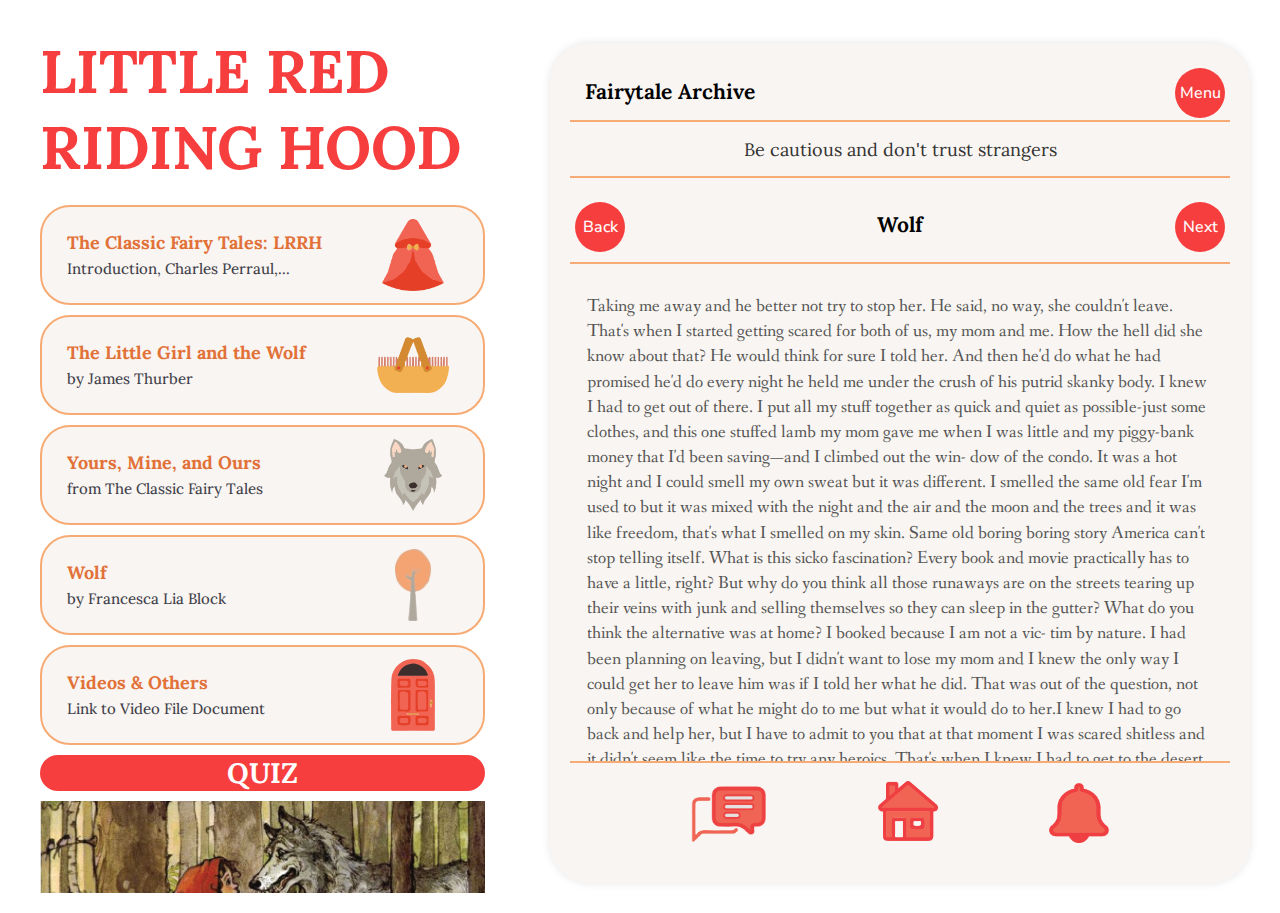
<file: LRRH4.html>
<!DOCTYPE html>
<html lang="en">
    <link rel="preconnect" href="https://fonts.googleapis.com">
    <link rel="preconnect" href="https://fonts.gstatic.com" crossorigin>
    <link href="https://fonts.googleapis.com/css2?family=Inter:ital,opsz,wght@0,14..32,100..900;1,14..32,100..900&family=Lora:ital,wght@0,400..700;1,400..700&family=Yuji+Mai&display=swap" rel="stylesheet">
    <link rel="preconnect" href="https://fonts.googleapis.com">
    <link rel="preconnect" href="https://fonts.gstatic.com" crossorigin>
    <link href="https://fonts.googleapis.com/css2?family=Fanwood+Text:ital@0;1&family=Inter:ital,opsz,wght@0,14..32,100..900;1,14..32,100..900&family=Lora:ital,wght@0,400..700;1,400..700&family=Merriweather:ital,wght@0,300;0,400;0,700;0,900;1,300;1,400;1,700;1,900&family=Yuji+Mai&display=swap" rel="stylesheet">
    <link rel="preconnect" href="https://fonts.googleapis.com">
<link rel="preconnect" href="https://fonts.gstatic.com" crossorigin>
<link href="https://fonts.googleapis.com/css2?family=Fanwood+Text:ital@0;1&family=Inter:ital,opsz,wght@0,14..32,100..900;1,14..32,100..900&family=Lora:ital,wght@0,400..700;1,400..700&family=Merriweather:ital,wght@0,300;0,400;0,700;0,900;1,300;1,400;1,700;1,900&family=Nunito+Sans:ital,opsz,wght@0,6..12,200..1000;1,6..12,200..1000&family=Yuji+Mai&display=swap" rel="stylesheet">
<head>
    <meta charset="UTF-8">
    <meta name="viewport" content="width=device-width, initial-scale=1.0">
    <title>Little Red Riding Hood</title>
    <link rel="stylesheet" href="styles.css">
</head>

<body>

    <div class="containerr">
        <nav class="subtitless">
            <h2 class="subtitles-content">Little Red Riding Hood</h2>
            <nav class="subtitles">


                <a class="subtitle" href="LRRH.html" style="background-color:#f9f5f2">
                    <div class="content">
                        <h3>The Classic Fairy Tales: LRRH </h3>
                        <p>Introduction, Charles Perraul,...</p>
                    </div>
                    <div class="square-box">
                        <img src="LR1.png" alt="Little Red Riding Hood">
                    </div>
                </a>

                <a class="subtitle" href="LRRH2.html" style="background-color: #f9f5f2;">
                    <div class="content">
                        <h3>The Little Girl and the Wolf</h3>
                        <p>by James Thurber</p>
                    </div>
                    <div class="square-box">
                        <img src="LR2.png" alt="Little Red Riding Hood">
                    </div>
                </a>

                <a class="subtitle" href="LRRH3.html" style="background-color: #f9f5f2;">
                    <div class="content">
                        <h3>Yours, Mine, and Ours</h3>
                        <p>from The Classic Fairy Tales
                        </p>
                    </div>
                    <div class="square-box">
                        <img src="LR3.png" alt="Little Red Riding Hood">
                    </div>
                </a>

                <a class="subtitle" href="LRRH4.html" style="background-color: #f9f5f2;">
                    <div class="content">
                        <h3>Wolf</h3>
                        <p>by Francesca Lia Block
                        </p>
                    </div>
                    <div class="square-box">
                        <img src="LR4.png" alt="Little Red Riding Hood">
                    </div>
                </a>

                <a class="subtitle" href="LRRH5.html" style="background-color: #f9f5f2;">
                    <div class="content">
                        <h3>Videos & Others</h3>
                        <p>Link to Video File Document
                        </p>
                    </div>
                    <div class="square-box">
                        <img src="LR5.png" alt="Little Red Riding Hood">
                    </div>
                </a>

                <a class="subtitlequiz" href="LRRHquiz.html" style="background-color: #f73e3e;">
                    <h3>QUIZ</h3>
                </a>
                <img src="LRRH.BGG.png">

            </nav>
        </nav>

        <article>
            <!-- Section 1 -->
            <section class="section-one">
                <h2>Fairytale Archive</h2>
               <button class="circle-button top-right menu-button">Menu</button> 
            </section>

            <!-- Menu Button List -->
            <div id="menu-list" class="list">
                <div class="list-content">
                    <div class="list-header">Fairy Tales</div>
                    <ul style="list-style: none; padding: 0; font-size: 18px;">
                        <li><a href="https://minnielee.github.io/Cinderella/" target="_blank">Cinderella</a></li>
                        <li><a href="https://minnielee.github.io/Sleeping-Beauty/" target="_blank">Sleeping Beauty</a></li>
                        <li><a href="https://minnielee.github.io/Bluebeard/" target="_blank">Bluebeard</a></li>
                    </ul>
                    <div>
                        <button class="close-button">Close</button>
                    </div>
                </div>
            </div>

            <!-- Section 2 -->
            <section class="section-two">
                <p class="center-text">Be cautious and don't trust strangers</p>
            </section>

            <!-- Section 3 -->
            <section class="section-three">
                <button class="circle-button top-left">Back</button>
                <button class="circle-button top-right next-button">Next</button>
                <h3 class="middle-title">Wolf</h3>
            </section>

            <!-- Scrollable Section -->
            <section class="section-readings">
                <p>
                    Taking me away and he better not try to stop her. He said, no way, she couldn't leave.
                    That's when I started getting scared for both of us, my mom and me. How the hell did she know about
                    that? He would think for sure I told her. And then he'd do what he had promised he'd do every night he held me under the crush of his
                    putrid skanky body. I knew I had to get out of there. I put all my stuff together as quick and quiet as
                    possible-just some clothes, and this one stuffed lamb my mom gave me when I was little and my
                    piggy-bank money that I'd been saving—and I climbed out the win- dow of the condo. It was a hot night and I could smell my own
                    sweat but it was different. I smelled the same old fear I'm used to but it was mixed with the night and the air and the moon
                    and the trees and it was like freedom, that's what I smelled on my skin.
                    Same old boring boring story America can't stop telling itself. What is this sicko fascination?
                    Every book and movie practically has to have a little, right? But why do you think all those
                    runaways are on the streets tearing up their veins with junk and selling themselves so they can
                    sleep in the gutter? What do you think the alternative was at home?
                    I booked because I am not a vic- tim by nature. I had been planning on leaving, but I didn't
                    want to lose my mom and I knew the only way I could get her to leave him was if I told her what
                    he did. That was out of the question, not only because of what he might do to me but what it
                    would do to her.I knew I had to go back and help her, but I have to admit to you that at that moment I was
                    scared shitless and it didn't seem like the time to try any heroics. That's when I knew I had to
                    get to the desert because there was only one person I had in
                    the world besides my mom. I really love my mom. You know we were like best friends and I didn't even really need any other
                    friend. She was so much fun to hang with. We cut each other's hair and shared clothes. Her taste
                    was kind of youngish and cute, but it worked because she looked pretty young. People thought we
                    were sisters. She knew all the song lyrics and we sang along in the car. We both can't carry a
                    tune. Couldn't? What else about her? It's so hard to think of things sometimes, when you're
                    trying to describe somebody so someone else will, know. But that's the thing about
                    it-no one can ever know. Basically you're totally alone and the only per- son in the world who
                    made me feel not completely that way was her because after all we were made of the same stuff.
                    She used to say to me, Baby, I'll always be with you? No matter what happens to me I'm still
                    here. I believed her until he started coming into my room. Maybe she was still with me but I
                    couldn't be with her those times. It was like if I did then she'd hurt so bad I'd lose her
                    forever. I figured the only place I could go would be to the desert, so ·I got together all my money and went to
                    the bus station and bought a ticket. On the ride I started getting the shakes real bad thinking
                    that maybe I shouldn't have left my mom alone like that and maybe I should go back but I was
                    chickenshit, I guess. I leaned my head on the glass and it felt cool and when we got out of the
                    city I started feeling a little better like I could breathe. L.A. isn't really so bad as people
                    think. I guess. I mean there are gangs at my school but they aren't really active or vio- lent
                    except for the isolated incident. I have experienced one big earth- quake in my life and it
                    really didn't bother me so much because I'd ways,if rather feel out of control at the mercy of nature than other you know what I mean. I just closed
                    my eyes and let it ride itself out. I kind of wished he'd been on top of me then because it
                    might have scared him and made him feel retribution was at hand, but I seriously doubt that. I
                    don't blame the earth for shaking because she is probably so sick of people fucking with her all
                    the time-building things and poi- soning her and that. L.A. is also known for the smog, but my
                    mom said that when she was growing up it was way worse and that they had to have smog alerts all
                    the time where they couldn't do P.E. Now that part I would have liked because P.E. sucks. I'm not very athletic, maybe 'cause I smoke, and I
                    hate getting undressed in front of some of those stupid bitches who like to see what kind of
                    underwear you have on so they can dis you in yet another ingenious way. Anyway, my smoking is
                    way worse for my lungs than the smog, so I don't care about it too much. My mom hated that I
                    smoke and she tried everything- tears and the patch and Nicorette and homeopathic remedies and
                    trips to an acupuncturist, but finally she I was wanting a cigarette bad on that bus and thinking about how it would taste, better than the
                    normal taste in my mouth, which I consider tainted by him, and how I can always weirdly breathe
                    a lot better when I have one. My mom read some- where that smokers smoke as a way to breathe
                    more, so yoga is supposed to help, but that is one thing she couldn't get me to try. My grand-
                    mother, I knew she wouldn't mind the smoking-what could she say? My mom called her Barb the
                    chim- ney. There is something so dry and brittle, so sort of flammable about her, you'd think
                    it'd be dangerous for her to light up like that. I liked the desert from when I visited there. I liked that it was hot and clean-feeling, and the
                    sand and rocks and cactus didn't make you think too much about love and if you had it or not.
                    They kind of made your mind still, whereas L.A. —even the best parts, maybe especially the best
                    parts, like flowering trees and neon signs and different kinds of eth- nic food and music-made
                    you feel agitated and like you were never really getting what you needed. Maybe L.A. had some
                    untapped resources and hidden treasures that would make me feel full and happy and that I didn't know about yet but I wasn't dying to find them just then. If I had a choice
                    I'd probably like to go to Bali or someplace like that where people are more natural and believe
                    in art and dreams and color and love. Does any place like that exist? The main reason L.A. was
                    okay was because that is where my mom was and anywhere she was I had decided to make my home.
                    On the bus there was this boy with straight brown hair hanging in his pale freckled face. He
                    looked really sad. I wanted to talk to him so much but of course I didn't. I am freaked that if
                    I get close to a boy he will somehow find out what hap- pened to me—like it's a scar he'll see or a smell or something,
                    a red flag- and he'll hate me and go away. This boy kind of looked like maybe something had
                    happened to him, too, but you can't know for sure. Some; times I'd think I'd see signs of it in
                    people but then I wondered if I was just trying not to feel so alone. That sounds sick, I guess,
                    trying to almost wish what I went through on some- one else for company. But I don't mean it
                    that way. I don't wish it on anyone, believe me, but if they've been there I would like to talk
                    to them about it. The boy was writing furiously in a notebook, like maybe a journal, which I thought was cool.
                    This journal now is the best thing I've ever done in whole life. It's the only my good thing really that
                    they've given me here. One of our assignments was to write about your perfect dream day. I wonder what this boy's
                    perfect dream day would be. Probably to get to fuck Pamela Lee or something. Unless he was
                    really as cool as I hoped, in which case it would be to wake up in a bed full of cute kitties
                    and puppies and eat a bowl full of chocolate chip cookies in milk and get on a plane and get to go to a warm, clean, safe place (the cats and dogs would arrive there
                    later, not at all stressed from their journey) where you could swim in blue-crystal water all
                    day naked without being afraid and you could lie in the sun and tell your best friend (who was
                    also there) your funniest stories so that you both laughed so hard you thought you'd pop and at
                    night you got to go to a restaurant full of balloons and candles and stuffed bears, like my birthdays
                    when I was little, and eat mounds of ice cream after removing the circuses of tiny plastic
                    animals from on top. In my case, the best friend would be my mom, of course, and maybe
                    this boy if he turned out to be real cool and not stupid. I fell asleep for a little while and I had this really bad dream. I can't remember what it was
                    but I woke up feeling like someone had been slug- ging me. And then I thought about my mom, I
                    waited to feel her there with me, like I did whenever I was scared, but it was like those times
                    when he came into my room—she wasn't anywhere. She was gone then and I think that was when I
                    knew but I wouldn't let myself. I think when you are born an angel should say to you, hopefully kindly and not in the fake voice of an airline attendant:
                    Here you go on this long, long dream. Don't even try to wake up. Just let it go on until it is
                    over. You will learn many things. Just relax and observe because there just is pain and that's
                    it mostly and you aren't going to be able to escape no matter what. Eventually it will all be
                    over anyway. Good luck. I had to get off the bus before the boy with the notebook and as I passed him he looked up. I
                    saw in his journal that he hadn't been writing but sketching, and he ripped out a and handed it
                    to me. I saw it.
                </p>

            </section>

            <!-- Section 4 -->
            <section class="section-four">
                <img src="Commentts.png" alt="1" class="png-button memo-button">
                <a href="http://happilyeverarchive.com/"><img src="Homee.png" alt="2" class="png-button"></a>
                <img src="Notification.png" alt="3" class="png-button">
            </section>
        </article>

        <!-- Memo note-->
        <div id="memo-list" class="list">
            <div class="list-content">
                <div class="list-header">Memo</div>
                <textarea id="memo-textarea" placeholder="Write your memo here..."></textarea>
                <div>
                    <button class="close-button">Close</button>
                    <button id="save-memo-button">Save</button>
                </div>
            </div>
        </div>

    </div>

    </div>

    <script src="script.js"></script>
</body>

</html>
</file>
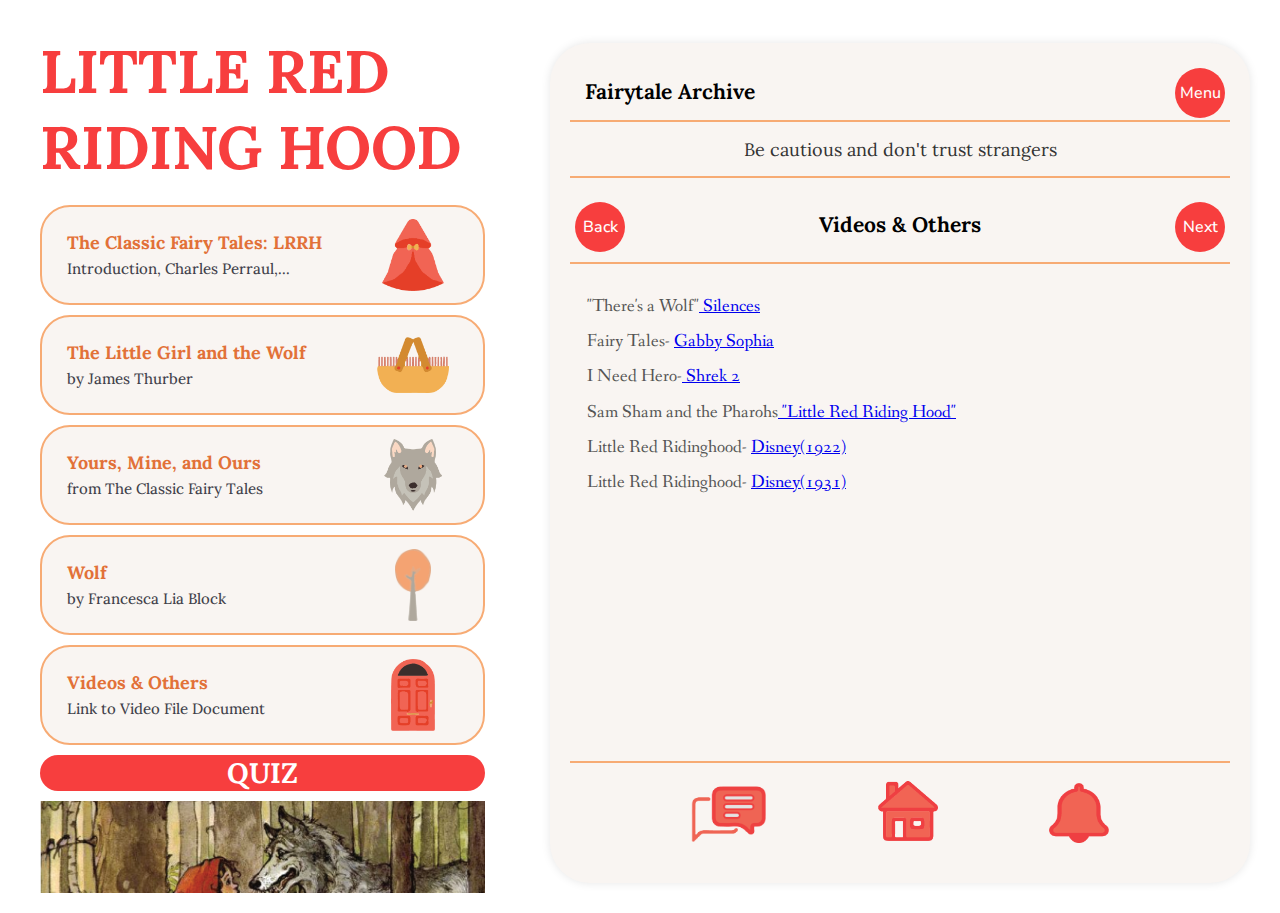
<file: LRRH5.html>
<!DOCTYPE html>
<html lang="en">
    <link rel="preconnect" href="https://fonts.googleapis.com">
    <link rel="preconnect" href="https://fonts.gstatic.com" crossorigin>
    <link href="https://fonts.googleapis.com/css2?family=Inter:ital,opsz,wght@0,14..32,100..900;1,14..32,100..900&family=Lora:ital,wght@0,400..700;1,400..700&family=Yuji+Mai&display=swap" rel="stylesheet">
    <link rel="preconnect" href="https://fonts.googleapis.com">
    <link rel="preconnect" href="https://fonts.gstatic.com" crossorigin>
    <link href="https://fonts.googleapis.com/css2?family=Fanwood+Text:ital@0;1&family=Inter:ital,opsz,wght@0,14..32,100..900;1,14..32,100..900&family=Lora:ital,wght@0,400..700;1,400..700&family=Merriweather:ital,wght@0,300;0,400;0,700;0,900;1,300;1,400;1,700;1,900&family=Yuji+Mai&display=swap" rel="stylesheet">
    <link rel="preconnect" href="https://fonts.googleapis.com">
<link rel="preconnect" href="https://fonts.gstatic.com" crossorigin>
<link href="https://fonts.googleapis.com/css2?family=Fanwood+Text:ital@0;1&family=Inter:ital,opsz,wght@0,14..32,100..900;1,14..32,100..900&family=Lora:ital,wght@0,400..700;1,400..700&family=Merriweather:ital,wght@0,300;0,400;0,700;0,900;1,300;1,400;1,700;1,900&family=Nunito+Sans:ital,opsz,wght@0,6..12,200..1000;1,6..12,200..1000&family=Yuji+Mai&display=swap" rel="stylesheet">
<head>
    <meta charset="UTF-8">
    <meta name="viewport" content="width=device-width, initial-scale=1.0">
    <title>Little Red Riding Hood</title>
    <link rel="stylesheet" href="styles.css">
</head>

<body>

    <div class="containerr">
        <nav class="subtitless">
            <h2 class="subtitles-content">Little Red Riding Hood</h2>
            <nav class="subtitles">


                <a class="subtitle" href="LRRH.html" style="background-color:#f9f5f2">
                    <div class="content">
                        <h3>The Classic Fairy Tales: LRRH </h3>
                        <p>Introduction, Charles Perraul,...</p>
                    </div>
                    <div class="square-box">
                        <img src="LR1.png" alt="Little Red Riding Hood">
                    </div>
                </a>

                <a class="subtitle" href="LRRH2.html" style="background-color: #f9f5f2;">
                    <div class="content">
                        <h3>The Little Girl and the Wolf</h3>
                        <p>by James Thurber</p>
                    </div>
                    <div class="square-box">
                        <img src="LR2.png" alt="Little Red Riding Hood">
                    </div>
                </a>

                <a class="subtitle" href="LRRH3.html" style="background-color: #f9f5f2;">
                    <div class="content">
                        <h3>Yours, Mine, and Ours</h3>
                        <p>from The Classic Fairy Tales
                        </p>
                    </div>
                    <div class="square-box">
                        <img src="LR3.png" alt="Little Red Riding Hood">
                    </div>
                </a>

                <a class="subtitle" href="LRRH4.html" style="background-color: #f9f5f2;">
                    <div class="content">
                        <h3>Wolf</h3>
                        <p>by Francesca Lia Block
                        </p>
                    </div>
                    <div class="square-box">
                        <img src="LR4.png" alt="Little Red Riding Hood">
                    </div>
                </a>

                <a class="subtitle" href="LRRH5.html" style="background-color: #f9f5f2;">
                    <div class="content">
                        <h3>Videos & Others</h3>
                        <p>Link to Video File Document
                        </p>
                    </div>
                    <div class="square-box">
                        <img src="LR5.png" alt="Little Red Riding Hood">
                    </div>
                </a>

                <a class="subtitlequiz" href="LRRHquiz.html" style="background-color: #f73e3e;">
                    <h3>QUIZ</h3>
                </a>
                <img src="LRRH.BGG.png">

            </nav>
        </nav>

        <article>
            <!-- Section 1 -->
            <section class="section-one">
                <h2>Fairytale Archive</h2>
               <button class="circle-button top-right menu-button">Menu</button> 
            </section>

            <!-- Menu Button List -->
            <div id="menu-list" class="list">
                <div class="list-content">
                    <div class="list-header">Fairy Tales</div>
                    <ul style="list-style: none; padding: 0; font-size: 18px;">
                        <li><a href="https://minnielee.github.io/Cinderella/" target="_blank">Cinderella</a></li>
                        <li><a href="https://minnielee.github.io/Sleeping-Beauty/" target="_blank">Sleeping Beauty</a></li>
                        <li><a href="https://minnielee.github.io/Bluebeard/" target="_blank">Bluebeard</a></li>
                    </ul>
                    <div>
                        <button class="close-button">Close</button>
                    </div>
                </div>
            </div>

            <!-- Section 2 -->
            <section class="section-two">
                <p class="center-text">Be cautious and don't trust strangers</p>
            </section>

            <!-- Section 3 -->
            <section class="section-three">
                <button class="circle-button top-left">Back</button>
                <button class="circle-button top-right next-button">Next</button>
                <h3 class="middle-title">Videos & Others</h3>
            </section>

            <!-- Scrollable Section -->
            <section class="section-readings">
          
                    <div>
                        <p>
                            "There's a Wolf"<a href="https://youtu.be/q7TE6T-xn0o?si=R7R3OYwyIS-ujryF"> Silences</a>
                        </p>
                        <p>
                            Fairy Tales- <a href="https://youtu.be/FBg2eaxP2E8?si=JroMrdhHxJlIsUuF"> Gabby Sophia</a>
                        </p>
                        <p>
                            I Need Hero-<a href="https://youtu.be/sx9CBt-kkn4?si=8jj2UB3Nc_lG5IXH"> Shrek 2</a>
                        </p>
                        <p>
                            Sam Sham and the Pharohs<a href="https://youtu.be/NQqBAP7Du5c?si=-Ae3y9rMnHahx2FH"> "Little Red Riding Hood"</a>
                        </p>
                        <p>
                            Little Red Ridinghood- <a href="https://youtu.be/mAwb2bxk6Eo?si=a2EumYiir_3CkrEe">Disney(1922)</a>
                        </p>
    
                        <p>
                            Little Red Ridinghood- <a href="https://youtu.be/8yOE55UShOI?si=cxl9b9O1NG3XPqUm">Disney(1931)</a>
                        </p>
                    </div>
                

            </section>

            <!-- Section 4 -->
            <section class="section-four">
                <img src="Commentts.png" alt="1" class="png-button memo-button">
                <a href="http://happilyeverarchive.com/"><img src="Homee.png" alt="2" class="png-button"></a>
                <img src="Notification.png" alt="3" class="png-button">
            </section>
        </article>

        <!-- Memo note-->
        <div id="memo-list" class="list">
            <div class="list-content">
                <div class="list-header">Memo</div>
                <textarea id="memo-textarea" placeholder="Write your memo here..."></textarea>
                <div>
                    <button class="close-button">Close</button>
                    <button id="save-memo-button">Save</button>
                </div>
            </div>
        </div>

    </div>

    </div>

    <script src="script.js"></script>
</body>

</html>
</file>
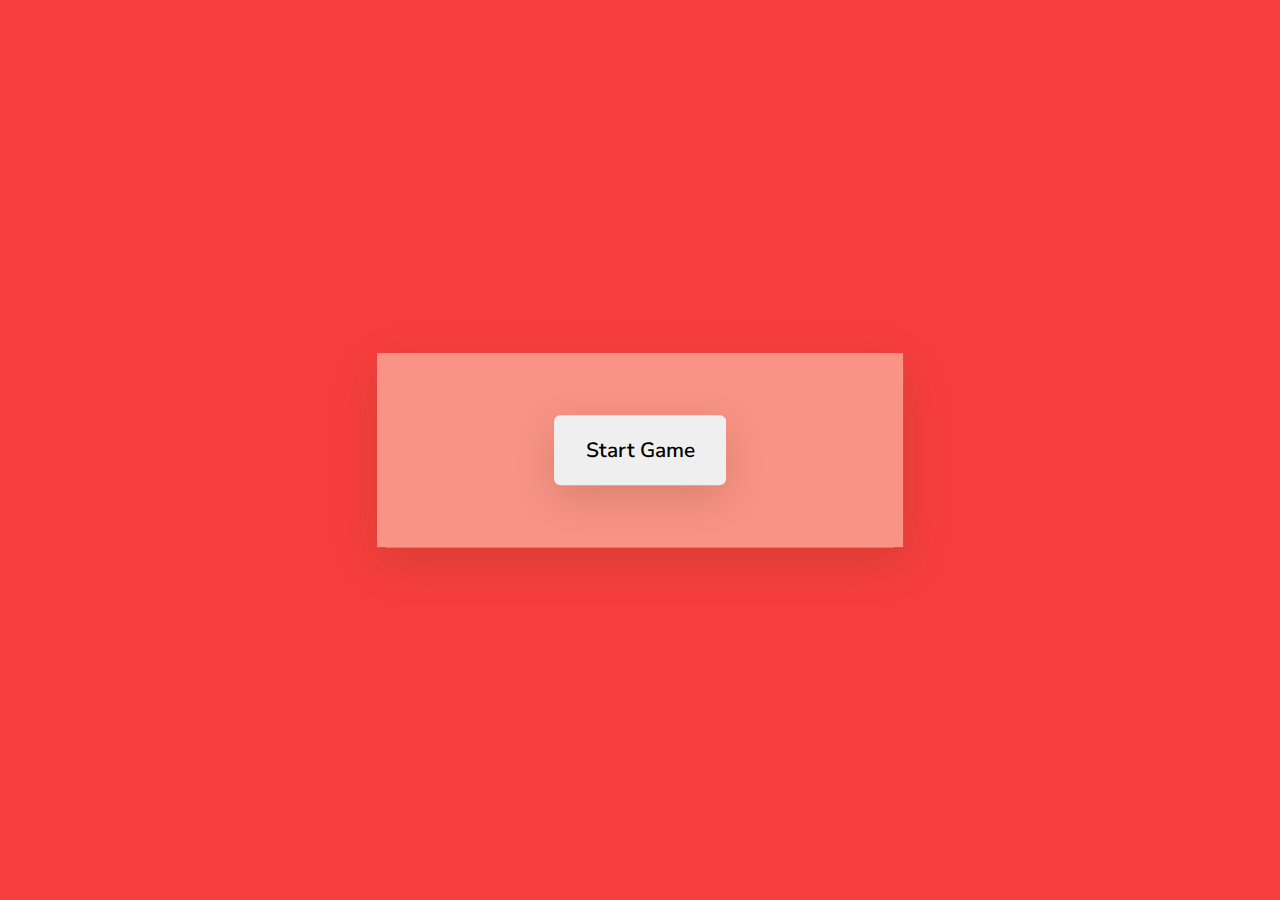
<file: LRRHquiz.html>
<!DOCTYPE html>
<html lang="en">

<link rel="preconnect" href="https://fonts.googleapis.com">
<link rel="preconnect" href="https://fonts.gstatic.com" crossorigin>
<link href="https://fonts.googleapis.com/css2?family=Inter:ital,opsz,wght@0,14..32,100..900;1,14..32,100..900&family=Lora:ital,wght@0,400..700;1,400..700&family=Yuji+Mai&display=swap" rel="stylesheet">
<link rel="preconnect" href="https://fonts.googleapis.com">
<link rel="preconnect" href="https://fonts.gstatic.com" crossorigin>
<link href="https://fonts.googleapis.com/css2?family=Fanwood+Text:ital@0;1&family=Inter:ital,opsz,wght@0,14..32,100..900;1,14..32,100..900&family=Lora:ital,wght@0,400..700;1,400..700&family=Merriweather:ital,wght@0,300;0,400;0,700;0,900;1,300;1,400;1,700;1,900&family=Yuji+Mai&display=swap" rel="stylesheet">
<link rel="preconnect" href="https://fonts.googleapis.com">
<link rel="preconnect" href="https://fonts.gstatic.com" crossorigin>
<link href="https://fonts.googleapis.com/css2?family=Fanwood+Text:ital@0;1&family=Inter:ital,opsz,wght@0,14..32,100..900;1,14..32,100..900&family=Lora:ital,wght@0,400..700;1,400..700&family=Merriweather:ital,wght@0,300;0,400;0,700;0,900;1,300;1,400;1,700;1,900&family=Nunito+Sans:ital,opsz,wght@0,6..12,200..1000;1,6..12,200..1000&family=Yuji+Mai&display=swap" rel="stylesheet">

  <head>
    <meta name="viewport" content="width=device-width, initial-scale=1.0" />
    <title>Little Red Riding Hood Memory Game</title>

    <link rel="stylesheet" href="LRRHquiz.css" />
  </head>
  <body>
    <div class="wrapper">
      <div class="stats-container">
        <div id="moves-count"></div>
        <div id="time"></div>
      </div>
      <div class="game-container"></div>
      <div class="button-container">
        <button id="stop" class="hide">Stop Game</button>
        <a href=" https://minnielee.github.io/LRRH/" id="home" class="hide">Home</a>
      </div>

    <div class="controls-container">
      <p id="result"></p>
      <button id="start">Start Game</button>
    </div>
  
    <!-- Script -->
    <script src="LRRHquiz.js"></script>
  </body>
</html>
</file>
<file: styles.css>
* {
    margin: 0;
    padding: 0;
    box-sizing: border-box;
}

body {
    font-family: "Lora";
    background-color: #ffffff;
}

.containerr {
    display: grid;
    grid-template-columns: 500px 1fr;
    background-color: #ffffff;
    gap: 20px;
    padding: 20px;
    width: 100vw;
    height: 100vh;
    margin-top: 1%;

}

@media only screen and (max-width: 780px) {
    .containerr {
        grid-template-columns: 1fr;
    }
}

.subtitless {
    display: flex;
    flex-direction: column;
    overflow-y: auto;
    background-color: #ffffff00;
    padding: 0px;
    height: 100%;
    max-width: 97%;
}

.subtitles-content {
    font-weight: 700;
    font-size: 60px;
    background-color: rgba(250, 235, 215, 0);
    color: #f73e3e;
    text-transform: uppercase;
    padding: 0px 20px;
    border-radius: 5px;
}

.subtitles {
    display: flex;
    flex-direction: column;
    overflow-y: auto;
    background-color: #ffffff00;
    padding: 10px 20px 20px 20px;
    border-radius: 10px;
    height: 90%;
}

.subtitle {
    padding: 25px;
    background-color: #f9f5f2;
    color: white;
    margin-bottom: 10px;
    border-radius: 30px;
    text-decoration: none;
    border: 2px solid #f7ab74;
    transition: background-color 0.3s, height 0.3s;
    display: flex;
    /* Use flexbox for alignment */
    align-items: center;
    justify-content: space-between;
    /* Space between the box and the text */
    height: 100px;
}

.subtitle:hover {
    padding: 25px;
    height: 120px;
    border: 2px solid #fd6565;
    /* Add a red border on hover */
    box-sizing: border-box;
    /* Ensure the border doesn't affect layout */
}

.subtitle .content {
    display: flex;
    flex-direction: column;
}

.subtitle .square-box {
    width: 90px;
    /* Fixed size for the square box */
    height: 90px;
    /* Match the aspect ratio or preferred size */
    background-color: rgba(255, 255, 255, 0);
    /* No background color */
    border-radius: 15px;
    /* Optional rounded corners */
    flex-shrink: 0;
    /* Prevent resizing */
    margin-left: 0px;
    overflow: hidden;
    /* Prevent image overflow */
    display: flex;
    /* Flexbox for centering */
    align-items: center;
    /* Center image vertically */
    justify-content: center;
    /* Center image horizontally */
}


.subtitle .square-box img {
    max-width: 80%;
    /* Ensure the image doesn't exceed the box's width */
    max-height: 80%;
    /* Ensure the image doesn't exceed the box's height */
    object-fit: contain;
    /* Scale the image to fit within the box while maintaining aspect ratio */
    margin-left: 0%;
}

.subtitle h3 {
    font-family: "Lora";
    font-size: 18px;
    color: #e27138;
    margin-bottom: 5px;
}


.subtitle p {
    font-size: 15px;
    font-family: "Lora";
    font-weight: 450;
    color: rgb(65, 65, 74);
    text-align: left;
}

.subtitlequiz {
    padding: 0;
    /* Remove extra padding */
    background-color: #f73e3e;
    font-family: "Lora";
    color: white;
    margin-bottom: 10px;
    border-radius: 28px;
    text-decoration: none;
    display: flex;
    /* Flexbox for alignment */
    align-items: center;
    /* Vertical centering */
    justify-content: center;
    /* Horizontal centering */
    height: 70px;
    /* Keep the height */
    font-size: 24px;
    /* Adjust font size for better visibility */
    font-weight: bold;
    /* Emphasize the text */
    text-transform: uppercase;
    /* Ensure all letters are uppercase */
}

.subtitlequiz:hover {
    border: 2px solid #000000;
    /* Add a red border on hover */
    box-sizing: border-box;
    /* Ensure the border doesn't affect layout */
}

/* .subtitle .square-box:hover {
width: 130px; 
height: 100px;
background-color: #ffffff00; 
border-radius: 15px; 
flex-shrink: 0; 
margin-left: 0px;
} */


/* General styling for the article sections */

article {
    display: flex;
    background-color: #f9f5f2;
    flex-direction: column;
    gap: 0px;
    /* Reduced gap between sections */
    padding: 20px;
    margin: 10px;
    border-radius: 10px;
    /* padding: 15px; */
    border-radius: 40px;
    box-shadow: 0px 0px 10px rgba(0, 0, 0, 0.1);
    overflow-y: auto;
}

h2 {
    font-size: 20px;
    margin-bottom: 10px;
    color: black;

}

h3 {
    font-family: "Lora";
}


/* Section styling */
section {
    padding: 15px;
    border-radius: 0px;
    display: flex;
    /* align-items: center; */
    justify-content: space-between;
    background-color: #f9f5f2;
    margin: 15px, 0;
    border-bottom: 2px solid #f7ab74;
}

/* First Section */
.section-one {
    position: sticky;
    top: 0;
    z-index: 3;
    background-color: #f9f5f2;
}

.section-one h2 {
    margin: 0;
    font-size: 21px;
    font-weight: 650;
    
}


.circle-button.topp-right {
    position: absolute;
    top: 1px;
    right: 10px;
    width: 50px;
    height: 50px;
    border-radius: 50%;
    background-color: #f73e3e;
    color: white;
    border: none;
    font-size: 16px;
    cursor: pointer;
    display: flex;
    align-items: center;
    justify-content: center;
}

.circle-button.top-right:hover {
    background-color: #fd6565;
}


/* Second Section */

.section-two {
    position: sticky;
    top: 60px;
    z-index: 2;
    background-color: #f9f5f2;
    display: flex;
    align-items: center;
    justify-content: center;


}

.center-text {
    font-size: 18px;
    text-align: center;
    color: #333;
}

/* Third Section */
.section-three {
    flex: 0.1;
    background-color: #f9f5f2;
    padding: 10px;
    border-radius: 0px;
    display: flex;
    flex-direction: column;
    justify-content: center;
    align-items: center;
    text-align: center;
    position: sticky;
    z-index: 1;
    margin-top: 20px; /* Space from Section 2 */
    margin-bottom: 20px; /* Space to Section Readings */
    padding: 10px 0;
}

.readings {
    background-color: #f9f5f2;
    position: relative;
    margin-top: 20px;
    padding: 10px;
    border-radius: 0px;
    display: flex;
    flex-direction: column;
    justify-content: center;
    align-items: center;
    text-align: center;

}

/* Center content for title and readings */
.center-content {
    position: relative;
    z-index: 1;
}

.middle-title {
    font-size: 21px;
    margin-bottom: 10px;
    font-weight: 670;
 
}

/* .readings p {
        margin-bottom: 5px;
        font-size: 16px;
        color: #555;
    } */

/* Buttons for Section 3*/
.circle-button {
    width: 50px;
    height: 50px;
    border-radius: 50%;
    background-color: #f73e3e;
    color: white;
    border: none;
    font-family: "Nunito Sans", sans-serif;
    font-size: 16px;
    font-weight: 500;
    cursor: pointer;
    display: flex;
    align-items: center;
    justify-content: center;
    position: absolute;
}

.circle-button.top-left {
    top: 5px;
    left: 5px;
}

.circle-button.top-right {
    top: 5px;
    right: 5px;
}

.circle-button:hover {
    background-color: #fd6565;
}


/* Fourth Section */

.section-four {
    position: sticky;
    bottom: 0;
    z-index: 2;
    background-color: #f9f5f2;
    display: flex;
    justify-content: space-evenly;
    align-items: center;
    border-bottom: none;
    padding: 10px;
    height: 100px; /* Default height */
    transition: height 0.3s ease;
}

.png-button {
    width: 60px;
    height: 60px;
    cursor: pointer;
    transition: transform 0.3s ease;
}

.memo-button{
    width: 75px;
    height: 75px;
    cursor: pointer;
    transition: transform 0.3s ease; 
}

.png-button:hover {
    transform: scale(1.1);
}

/* Scrollable Reading*/
.section-readings {
    flex: 1;
    overflow-y: auto;
    padding-top: 10px;
    padding-left: 17px;
    padding-right: 17px;
    /* Better readability */
    background-color: #f9f5f2;
    margin-top: 0;
}

.section-readings p {
    font-family: "Fanwood Text", serif;
    font-weight: 400;
    font-style: normal;
    font-size: 18px;
    margin-top: 0px;
    margin-bottom: 10px;
    color: #555;
    line-height: 1.4;
}

/* Stick to their positions */
.section-one,
.section-two,
.section-three,
.section-four {
    position: sticky;
}

/* Menu & memo button */

.list textarea {
    width: 100%;
    height: 150px;
    margin-bottom: 20px;
    font-size: 20px;
    font-family: "Fanwood Text", serif;
    padding: 10px;
    border: 1px solid #ccc;
    border-radius: 5px;
}

.close-button {
    background: #ccc;
    color: black;
    margin-right: 10px;
    margin-top: 10px;
}

.list {
    display: none;
    position: fixed;
    top: 0;
    left: 0;
    width: 100%;
    height: 100%;
    background-color: rgba(0, 0, 0, 0.5);
    z-index: 1000;
    align-items: center;
    justify-content: center;
}

.list-content {
    background: #fff;
    padding: 15px;
    border-radius: 10px;
    width: 90%;
    max-width: 400px;
    text-align: center;
    box-shadow: 0 4px 8px rgba(0, 0, 0, 0.2);
   
}

.list-header {
    font-size: 20px;
    font-weight: bold;
    margin-bottom: 15px;
}

.list a {
    text-decoration: none;
    color: #f73e3e;
}

.list a:hover {
    text-decoration: underline;
}

.list button {
    background-color: #f73e3e;
    color: white;
    padding: 10px 20px;
    border: none;
    border-radius: 5px;
    cursor: pointer;
    font-size: 16px;
}

.list button:hover {
    background-color: #fd6565;
}

/* Add media query for responsive scaling */
@media only screen and (max-width: 800px) {
    .circle-button {
        width: 40px;
        height: 40px;
        font-size: 14px; /* Adjust font size */
    }

    .png-button {
        width: 40px;
        height: 40px;
    }

    .memo-button {
        width: 50px;
        height: 50px;
    }
}

@media only screen and (max-width: 500px) {
    .circle-button {
        width: 35px;
        height: 35px;
        font-size: 13px; /* Further adjustment for smaller screens */
    }

    .png-button {
        width: 40px;
        height: 40px;
    }

    .memo-button {
        width: 50px;
        height: 50px;
    }
}

@media only screen and (max-width: 800px) {
    section {
        margin: 15px 0; 
    }

}


/* Medium screens */
@media only screen and (max-width: 780px) {
    article {
        padding: 15px;
        font-size: 14px;
    }

    section {
        padding: 10px;
    }

    .section-four {
        flex-direction: column; 
        align-items: center;
        gap: 10px; 
        height: 60px; 
    }

    .png-button, .memo-button {
        width: 50px; 
        height: 50px;
    }

    .circle-button {
        width: 35px;
        height: 35px;
        font-size: 12px;
    }

    .middle-title {
        font-size: 18px;
    }
}

/* Small screens */
@media only screen and (max-width: 500px) {

    .subtitles-content {
        font-weight: 700;
        font-size: 40px;
    }

    article {
        padding: 10px;
        font-size: 12px;
    }

    section {
        padding: 5px;
        flex-direction: column;
    }

    .section-four {
        height: 10px; /* Further reduce height */
        gap: 5px; /* Reduce spacing further for very small screens */
    }

    h2, h3 {
        font-size: 16px;
        text-align: center;
    }

    .circle-button {
        width: 30px;
        height: 30px;
        font-size: 10px;
    }

    .png-button, .memo-button {
        width: 30px; 
        height: 30px;
        align-items: center;
    }

    .middle-title {
        font-size: 14px;
    }

    .list-content {
        width: 80%;
        padding: 10px;
    }
}


textarea {
    font-size: 16px; 
}
</file>
<file: LRRH.css>
* {
    margin: 0;
    padding: 0;
    box-sizing: border-box;
}

body {
    font-family: "Lora";
    background-color: #ffffff;
}

.containerr {
    display: grid;
    grid-template-columns: 500px 1fr;
    background-color: #ffffff;
    gap: 20px;
    padding: 20px;
    width: 100vw;
    height: 100vh;
    margin-top: 1%;

}

@media only screen and (max-width: 780px) {
    .containerr {
        grid-template-columns: 1fr;
    }
}

.subtitless {
    display: flex;
    flex-direction: column;
    overflow-y: auto;
    background-color: #ffffff00;
    padding: 0px;
    height: 100%;
    max-width: 97%;
}

.subtitles-content {
    font-weight: 700;
    font-size: 60px;
    background-color: rgba(250, 235, 215, 0);
    color: #f73e3e;
    text-transform: uppercase;
    padding: 0px 20px;
    border-radius: 5px;
}

.subtitles {
    display: flex;
    flex-direction: column;
    overflow-y: auto;
    background-color: #ffffff00;
    padding: 10px 20px 20px 20px;
    border-radius: 10px;
    height: 90%;
}

.subtitle {
    padding: 25px;
    background-color: #f9f5f2;
    color: white;
    margin-bottom: 10px;
    border-radius: 30px;
    text-decoration: none;
    border: 2px solid #f7ab74;
    transition: background-color 0.3s, height 0.3s;
    display: flex;
    /* Use flexbox for alignment */
    align-items: center;
    justify-content: space-between;
    /* Space between the box and the text */
    height: 100px;
}

.subtitle:hover {
    padding: 25px;
    height: 120px;
    border: 2px solid #fd6565;
    /* Add a red border on hover */
    box-sizing: border-box;
    /* Ensure the border doesn't affect layout */
}

.subtitle .content {
    display: flex;
    flex-direction: column;
}

.subtitle .square-box {
    width: 90px;
    /* Fixed size for the square box */
    height: 90px;
    /* Match the aspect ratio or preferred size */
    background-color: rgba(255, 255, 255, 0);
    /* No background color */
    border-radius: 15px;
    /* Optional rounded corners */
    flex-shrink: 0;
    /* Prevent resizing */
    margin-left: 0px;
    overflow: hidden;
    /* Prevent image overflow */
    display: flex;
    /* Flexbox for centering */
    align-items: center;
    /* Center image vertically */
    justify-content: center;
    /* Center image horizontally */
}


.subtitle .square-box img {
    max-width: 80%;
    /* Ensure the image doesn't exceed the box's width */
    max-height: 80%;
    /* Ensure the image doesn't exceed the box's height */
    object-fit: contain;
    /* Scale the image to fit within the box while maintaining aspect ratio */
    margin-left: 0%;
}

.subtitle h3 {
    font-family: "Lora";
    font-size: 18px;
    color: #e27138;
    margin-bottom: 5px;
}


.subtitle p {
    font-size: 15px;
    font-family: "Lora";
    font-weight: 450;
    color: rgb(65, 65, 74);
    text-align: left;
}

.subtitlequiz {
    padding: 0;
    /* Remove extra padding */
    background-color: #f73e3e;
    font-family: "Lora";
    color: white;
    margin-bottom: 10px;
    border-radius: 28px;
    text-decoration: none;
    display: flex;
    /* Flexbox for alignment */
    align-items: center;
    /* Vertical centering */
    justify-content: center;
    /* Horizontal centering */
    height: 70px;
    /* Keep the height */
    font-size: 24px;
    /* Adjust font size for better visibility */
    font-weight: bold;
    /* Emphasize the text */
    text-transform: uppercase;
    /* Ensure all letters are uppercase */
}

.subtitlequiz:hover {
    border: 2px solid #000000;
    /* Add a red border on hover */
    box-sizing: border-box;
    /* Ensure the border doesn't affect layout */
}

/* .subtitle .square-box:hover {
width: 130px; 
height: 100px;
background-color: #ffffff00; 
border-radius: 15px; 
flex-shrink: 0; 
margin-left: 0px;
} */


/* General styling for the article sections */

article {
    display: flex;
    background-color: #f9f5f2;
    flex-direction: column;
    gap: 0px;
    /* Reduced gap between sections */
    padding: 20px;
    border-radius: 20px;
    /* padding: 15px; */
    border-radius: 40px;
    box-shadow: 0px 0px 10px rgba(0, 0, 0, 0.1);
    overflow-y: auto;

}

h2 {
    font-size: 20px;
    margin-bottom: 10px;
    color: black;

}

h3 {
    font-family: "Lora";
}


/* Section styling */
section {
    padding: 15px;
    border-radius: 0px;
    display: flex;
    /* align-items: center; */
    justify-content: space-between;
    background-color: #f9f5f2;
    margin: 15px, 0;
    border-bottom: 2px solid #f7ab74;
}

/* First Section */
.section-one {
    position: sticky;
    top: 0;
    z-index: 3;
    background-color: #f9f5f2;
}

.section-one h2 {
    margin: 0;
    font-size: 21px;
    font-weight: 650;
    
}


.circle-button.topp-right {
    position: absolute;
    top: 1px;
    right: 10px;
    width: 50px;
    height: 50px;
    border-radius: 50%;
    background-color: #f73e3e;
    color: white;
    border: none;
    font-size: 16px;
    cursor: pointer;
    display: flex;
    align-items: center;
    justify-content: center;
}

.circle-button.top-right:hover {
    background-color: #fd6565;
}


/* Second Section */

.section-two {
    position: sticky;
    top: 60px;
    z-index: 2;
    background-color: #f9f5f2;
    display: flex;
    align-items: center;
    justify-content: center;


}

.center-text {
    font-size: 18px;
    text-align: center;
    color: #333;
}

/* Third Section */
.section-three {
    flex: 0.1;
    background-color: #f9f5f2;
    padding: 10px;
    border-radius: 0px;
    display: flex;
    flex-direction: column;
    justify-content: center;
    align-items: center;
    text-align: center;
    position: sticky;
    z-index: 1;
    margin-top: 20px; /* Space from Section 2 */
    margin-bottom: 20px; /* Space to Section Readings */
    padding: 10px 0;
}

.readings {
    background-color: #f9f5f2;
    position: relative;
    margin-top: 20px;
    padding: 10px;
    border-radius: 0px;
    display: flex;
    flex-direction: column;
    justify-content: center;
    align-items: center;
    text-align: center;

}

/* Center content for title and readings */
.center-content {
    position: relative;
    z-index: 1;
}

.middle-title {
    font-size: 21px;
    margin-bottom: 10px;
    font-weight: 670;
 
}

/* .readings p {
        margin-bottom: 5px;
        font-size: 16px;
        color: #555;
    } */

/* Buttons for Section 3*/
.circle-button {
    width: 50px;
    height: 50px;
    border-radius: 50%;
    background-color: #f73e3e;
    color: white;
    border: none;
    font-family: "Nunito Sans", sans-serif;
    font-size: 16px;
    font-weight: 500;
    cursor: pointer;
    display: flex;
    align-items: center;
    justify-content: center;
    position: absolute;
}

.circle-button.top-left {
    top: 5px;
    left: 5px;
}

.circle-button.top-right {
    top: 5px;
    right: 5px;
}

.circle-button:hover {
    background-color: #fd6565;
}


/* Fourth Section */

.section-four {
    position: sticky;
    bottom: 0;
    z-index: 2;
    background-color: #f9f5f2;
    display: flex;
    justify-content: space-evenly;
    align-items: center;
    border-bottom: none;
}

.png-button {
    width: 60px;
    height: 60px;
    cursor: pointer;
    transition: transform 0.3s ease;
}

.memo-button{
    width: 75px;
    height: 75px;
    cursor: pointer;
    transition: transform 0.3s ease; 
}

.png-button:hover {
    transform: scale(1.1);
}

/* Scrollable Reading*/
.section-readings {
    flex: 1;
    overflow-y: auto;
    padding-top: 10px;
    padding-left: 17px;
    padding-right: 17px;
    /* Better readability */
    background-color: #f9f5f2;
    margin-top: 0;
}

.section-readings p {
    font-family: "Fanwood Text", serif;
    font-weight: 400;
    font-style: normal;
    font-size: 18px;
    margin-top: 0px;
    margin-bottom: 10px;
    color: #555;
    line-height: 1.4;
}

/* Stick to their positions */
.section-one,
.section-two,
.section-three,
.section-four {
    position: sticky;
}

/* Menu & memo button */

.list textarea {
    width: 100%;
    height: 150px;
    margin-bottom: 20px;
    font-size: 20px;
    font-family: "Fanwood Text", serif;
    padding: 10px;
    border: 1px solid #ccc;
    border-radius: 5px;
}

.close-button {
    background: #ccc;
    color: black;
    margin-right: 10px;
    margin-top: 10px;
}

.list {
    display: none;
    position: fixed;
    top: 0;
    left: 0;
    width: 100%;
    height: 100%;
    background-color: rgba(0, 0, 0, 0.5);
    z-index: 1000;
    align-items: center;
    justify-content: center;
}

.list-content {
    background: #fff;
    padding: 20px;
    border-radius: 10px;
    width: 40%;
    max-width: 400px;
    text-align: center;
    box-shadow: 0 4px 8px rgba(0, 0, 0, 0.2);
}

.list-header {
    font-size: 20px;
    font-weight: bold;
    margin-bottom: 15px;
}

.list a {
    text-decoration: none;
    color: #f73e3e;
}

.list a:hover {
    text-decoration: underline;
}

.list button {
    background-color: #f73e3e;
    color: white;
    padding: 10px 20px;
    border: none;
    border-radius: 5px;
    cursor: pointer;
    font-size: 16px;
}

.list button:hover {
    background-color: #fd6565;
}

/* Add media query for responsive scaling */
@media only screen and (max-width: 800px) {
    .circle-button {
        width: 40px;
        height: 40px;
        font-size: 14px; /* Adjust font size */
    }

    .png-button {
        width: 40px;
        height: 40px;
    }

    .memo-button {
        width: 50px;
        height: 50px;
    }
}

@media only screen and (max-width: 500px) {
    .circle-button {
        width: 35px;
        height: 35px;
        font-size: 13px; /* Further adjustment for smaller screens */
    }

    .png-button {
        width: 40px;
        height: 40px;
    }

    .memo-button {
        width: 50px;
        height: 50px;
    }
}

@media only screen and (max-width: 800px) {
    section {
        margin: 15px 0; 
    }

}
</file>
<file: LRRHquiz.css>
* {
  padding: 0;
  margin: 0;
  box-sizing: border-box;
  font-family: "Nunito Sans", sans-serif;
  font-weight: 600;
}
body {
  background-color: #f73e3e;
}


.wrapper {
  position: relative;
  box-sizing: content-box;
  width: 26.87em;
  padding: 2.5em 3em;
  background-color: #ffffff;
  position: absolute;
  transform: translate(-50%, -50%);
  left: 50%;
  top: 50%;
  border-radius: 0.6em;
  box-shadow: 0 0.9em 2.8em rgba(86, 66, 0, 0.2);
  display: flex;
  flex-direction: column;
  align-items: center; /* Centers all children horizontally */
  justify-content: center; /* Centers all children vertically */
}
  
  .centered {
    margin-top: 2em; /* Optional spacing for positioning */
    font-size: 1.3em;
    background-color: #f7ab74;
    color: #ffffff;
    border: none;
    border-radius: 0.3em;
    padding: 1em 2em;
    cursor: pointer;
  }
  
  .centered:hover {
    background-color: #f7ab74; /* Slightly darker shade on hover */
  }
  
  .button-container {
    display: flex;
    justify-content: center;
    gap: 1em;
    margin-top: 1em; /* Space above buttons */
  }
  
.game-container {
  position: relative;
  width: 100%;
  display: grid;
  gap: 0.6em;
}
.stats-container {
  text-align: right;
  margin-bottom: 1.2em;
}
.stats-container span {
  font-weight: 600;
}
.card-container {
  position: relative;
  width: 6.25em;
  height: 6.25em;
  cursor: pointer;
}
.card-before,
.card-after {
  position: absolute;
  border-radius: 5px;
  width: 100%;
  height: 100%;
  display: flex;
  align-items: center;
  justify-content: center;
  border: 3px solid #f77c3e;
  transition: transform 0.7s ease-out;
  backface-visibility: hidden;
}
.card-before {
  background-color: #f5af71;
  font-size: 2.8em;
  font-weight: 600;
}
.card-after {
  display: flex;
  justify-content: center;
  align-items: center;
  background-color: #ffffff;
  transform: rotateY(180deg);
}
.card-container.flipped .card-before {
  transform: rotateY(180deg);
}
.card-container.flipped .card-after {
  transform: rotateY(0deg);
}
.controls-container {
  position: absolute;
  display: flex;
  align-items: center;
  justify-content: center;
  flex-direction: column;
  width: 100%;
  height: 100%;
  background-color:  #f99386;
  top: 0;
}
button {
  border: none;
  border-radius: 0.3em;
  padding: 1em 1.5em;
  cursor: pointer;
}
#stop {
  font-size: 1.1em;
  display: block;
  margin: 1.1em auto 0 auto;
  background-color: #000000;
  color: #ffffff;
}
.controls-container button {
  font-size: 1.3em;
  box-shadow: 0 0.6em 2em rgba(86, 66, 0, 0.2);
}
.hide {
  display: none;
}
#result {
  text-align: center;
}
#result h2 {
  font-size: 2.5em;
}
#result h4 {
  font-size: 1.8em;
  margin: 0.6em 0 1em 0;
}

.image {
  width: 80%; /* Adjust percentage as needed for smaller images */
  height: auto; /* Maintain aspect ratio */
  object-fit: contain; /* Ensure image fits within bounds */
}

#home {
  font-size: 1.1em;
  display: block;
  margin: 1.1em auto 0 auto;
  background-color: #4286bd;
  color: #ffffff;
  text-align: center;
  text-decoration: none;
  border: none;
  border-radius: 0.3em;
  padding: 1em 1.5em;
  cursor: pointer;
}
#home:hover {
  background-color: #f77c3e /* Slightly darker shade on hover */
}

#stop:hover{
  background-color: #f77c3e; 
}

.button-container {
  display: flex;
  justify-content: center; /* Center both buttons horizontally */
  gap: 1em; /* Add space between the buttons */
  margin-top: 1em; /* Add spacing above the buttons */
}

#stop,
#home {
  font-size: 1.1em;
  background-color: #000000;
  color: #ffffff;
  border: none;
  border-radius: 0.3em;
  padding: 1em 1.5em;
  cursor: pointer;
  text-decoration: none;
  text-align: center;
}
</file>
